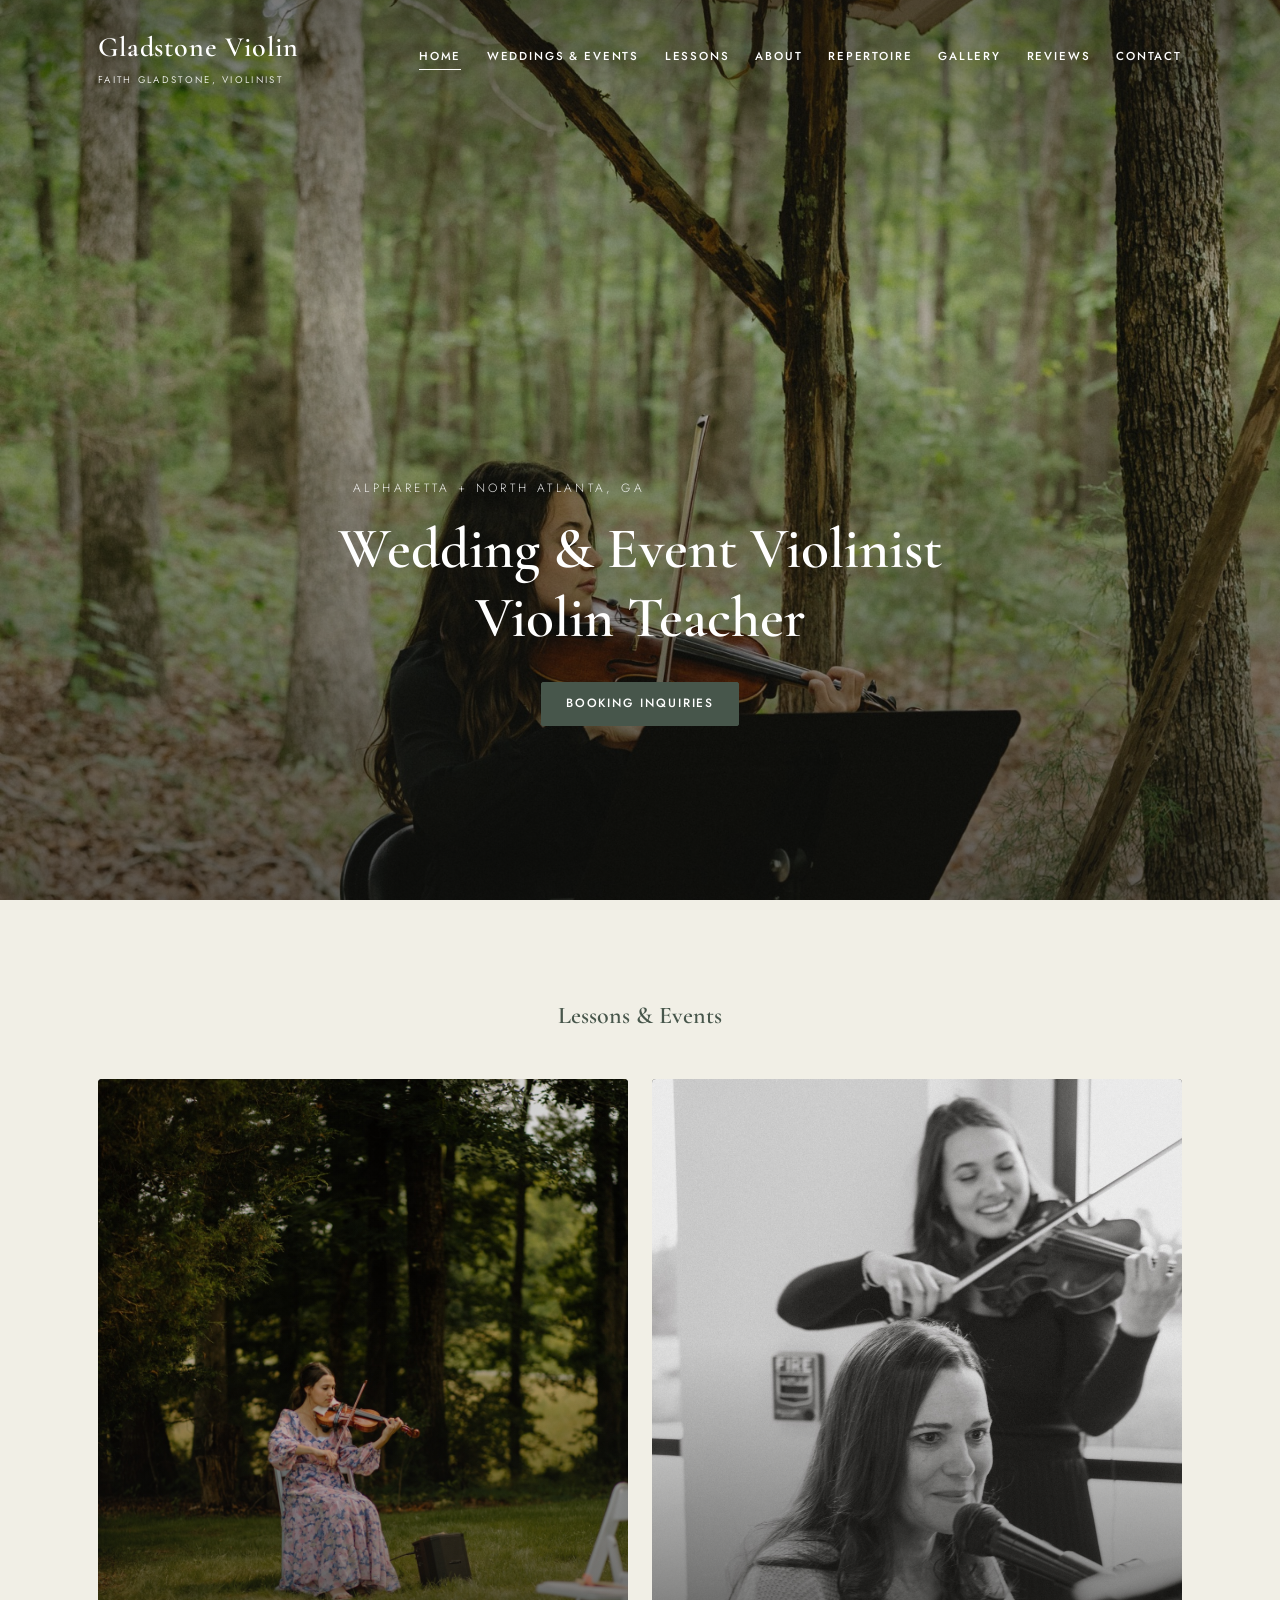
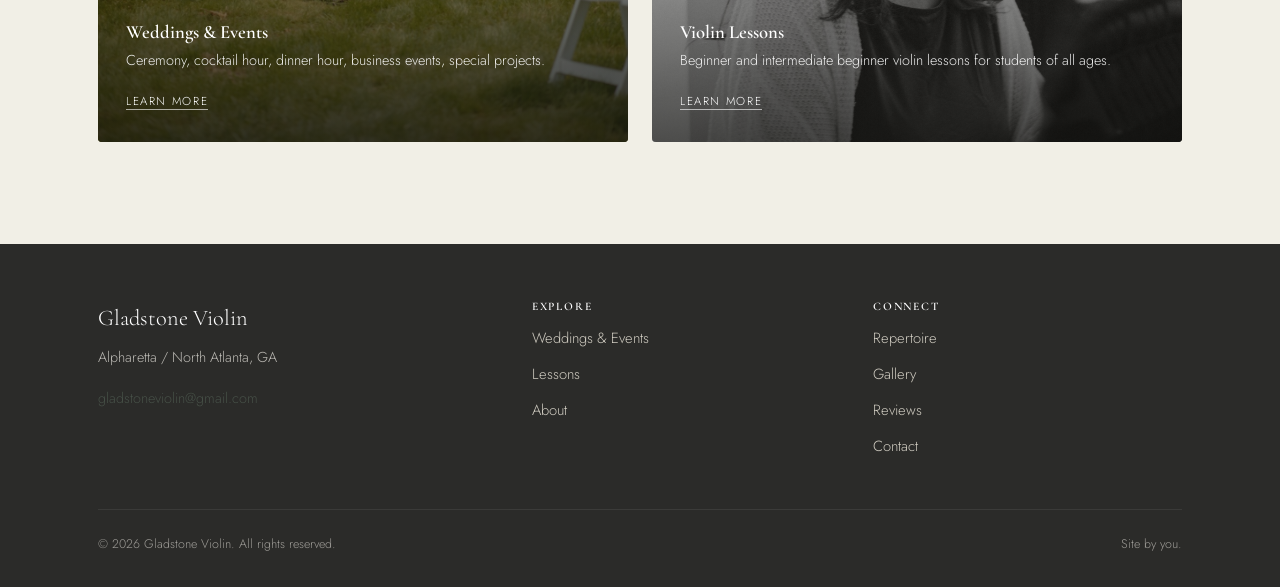
<file: index.html>
<!DOCTYPE html>
<html lang="en">
<head>
<meta charset="UTF-8">
<meta name="viewport" content="width=device-width, initial-scale=1.0">
<title>Gladstone Violin | Faith Gladstone, Violinist — Alpharetta &amp; North Atlanta, GA</title>
<meta name="description" content="Faith Gladstone is a classically trained violinist based in Alpharetta, GA, offering live violin for weddings and events and private violin lessons across North Atlanta.">
<link rel="preconnect" href="https://fonts.googleapis.com">
<link rel="stylesheet" href="css/style.css">
</head>
<body>
<a class="skip-link" href="#main">Skip to content</a>

<header class="site-header">
  <div class="container header-inner">
    <a class="site-brand" href="index.html">Gladstone Violin<span>Faith Gladstone, Violinist</span></a>
    <button class="nav-toggle" aria-label="Toggle menu" aria-expanded="false">
      <svg width="26" height="20" viewBox="0 0 26 20" fill="none" aria-hidden="true">
        <path d="M0 1H26" stroke="currentColor" stroke-width="2"/>
        <path d="M0 10H26" stroke="currentColor" stroke-width="2"/>
        <path d="M0 19H26" stroke="currentColor" stroke-width="2"/>
      </svg>
    </button>
    <nav class="main-nav" aria-label="Primary">
      <ul>
        <li><a href="index.html" aria-current="page">Home</a></li>
        <li><a href="pages/weddings-events.html">Weddings &amp; Events</a></li>
        <li><a href="pages/lessons.html">Lessons</a></li>
        <li><a href="pages/about.html">About</a></li>
        <li><a href="pages/repertoire.html">Repertoire</a></li>
        <li><a href="pages/gallery.html">Gallery</a></li>
        <li><a href="pages/reviews.html">Reviews</a></li>
        <li><a href="pages/contact.html">Contact</a></li>
      </ul>
    </nav>
  </div>
  <div class="nav-scrim"></div>
</header>

<main id="main">

  <section class="hero">
    <div class="hero-media">
      <img src="images/faith-hero.jpg" alt="Faith Gladstone playing violin outdoors beneath a wooden pavilion surrounded by trees">
    </div>
    <div class="container hero-content center">
      <p class="eyebrow">Alpharetta + North Atlanta, GA</p>
      <h1>Wedding &amp; Event Violinist<br>Violin Teacher</h1>
      <div class="btn-row">
        <a class="btn btn-light" href="pages/contact.html">Booking Inquiries</a>
      </div>
    </div>
  </section>

  <section class="section-alt">
    <div class="container">
      <div class="section-intro center">
        <h2>Lessons &amp; Events</h2>
      </div>
      <div class="two-paths">
        <div class="path-card">
          <img src="images/faith-wedding-01.jpg" alt="Faith Gladstone playing violin outdoors at a wedding ceremony">
          <div class="path-card-body">
            <h3>Weddings &amp; Events</h3>
            <p>Ceremony, cocktail hour, dinner hour, business events, special projects.</p>
            <a href="pages/weddings-events.html">Learn more</a>
          </div>
        </div>
        <div class="path-card">
          <img src="images/faith-lessons.jpg" alt="Faith Gladstone smiling while playing violin alongside another musician">
          <div class="path-card-body">
            <h3>Violin Lessons</h3>
            <p>Beginner and intermediate beginner violin lessons for students of all ages.</p>
            <a href="pages/lessons.html">Learn more</a>
          </div>
        </div>
      </div>
    </div>
  </section>

</main>

<footer class="site-footer">
  <div class="container">
    <div class="footer-inner">
      <div>
        <p class="footer-brand">Gladstone Violin</p>
        <p class="footer-location">Alpharetta / North Atlanta, GA</p>
        <p class="footer-location"><a href="mailto:gladstoneviolin@gmail.com">gladstoneviolin@gmail.com</a></p>
      </div>
      <div class="footer-col">
        <h4>Explore</h4>
        <ul>
          <li><a href="pages/weddings-events.html">Weddings &amp; Events</a></li>
          <li><a href="pages/lessons.html">Lessons</a></li>
          <li><a href="pages/about.html">About</a></li>
        </ul>
      </div>
      <div class="footer-col">
        <h4>Connect</h4>
        <ul>
          <li><a href="pages/repertoire.html">Repertoire</a></li>
          <li><a href="pages/gallery.html">Gallery</a></li>
          <li><a href="pages/reviews.html">Reviews</a></li>
          <li><a href="pages/contact.html">Contact</a></li>
        </ul>
      </div>
    </div>
    <div class="footer-bottom">
      <span>&copy; <span id="year"></span> Gladstone Violin. All rights reserved.</span>
      <span>Site by you.</span>
    </div>
  </div>
</footer>

<script src="js/main.js"></script>
<script>document.getElementById('year').textContent = new Date().getFullYear();</script>
</body>
</html>
</file>
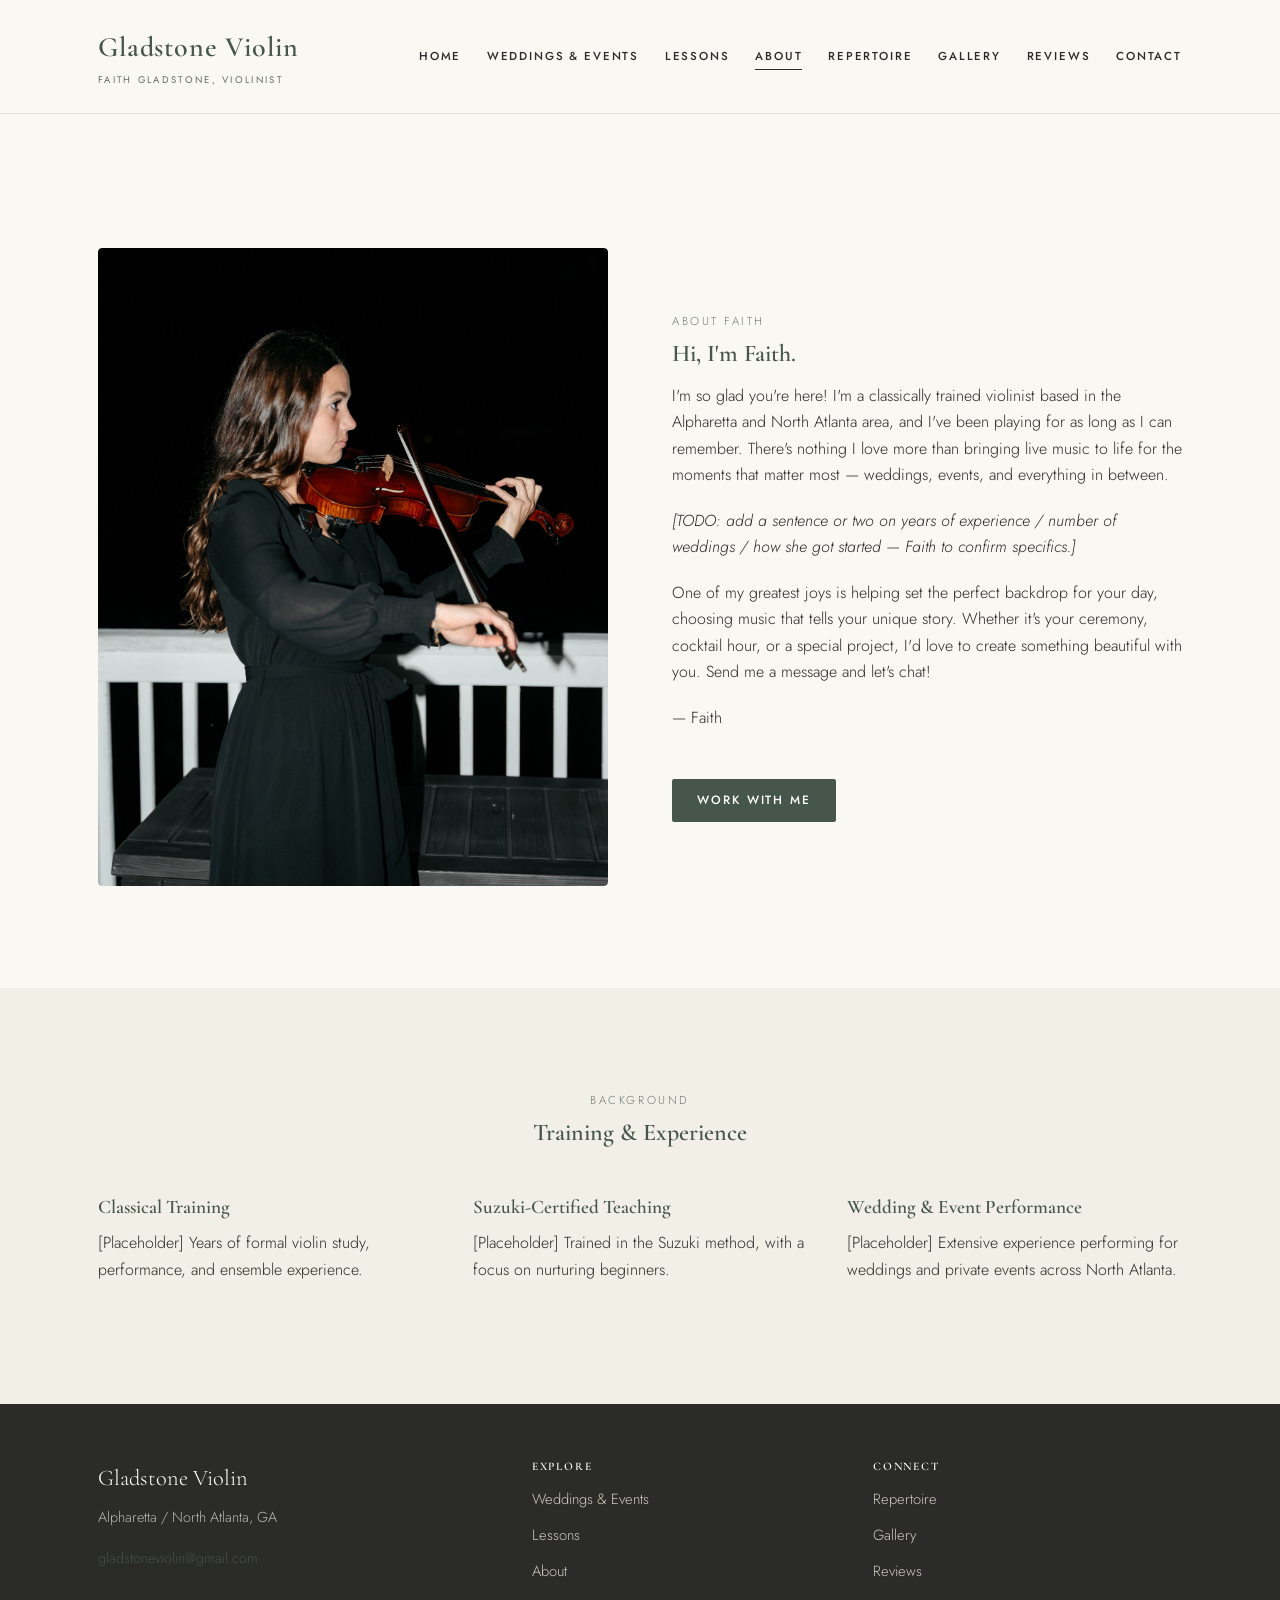
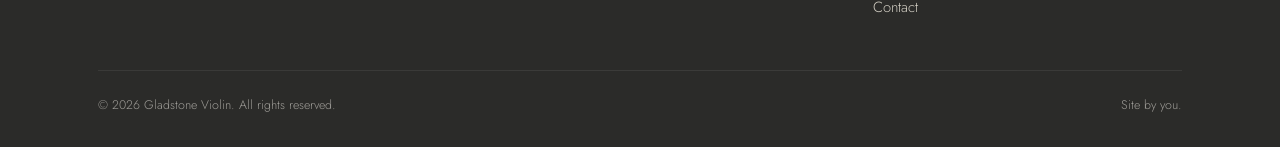
<file: pages/about.html>
<!DOCTYPE html>
<html lang="en">
<head>
<meta charset="UTF-8">
<meta name="viewport" content="width=device-width, initial-scale=1.0">
<title>About | Gladstone Violin</title>
<meta name="description" content="Meet Faith Gladstone, a classically trained violinist based in Alpharetta, GA serving weddings, events, and private students across North Atlanta.">
<link rel="preconnect" href="https://fonts.googleapis.com">
<link rel="stylesheet" href="../css/style.css">
</head>
<body>
<a class="skip-link" href="#main">Skip to content</a>

<header class="site-header is-static">
  <div class="container header-inner">
    <a class="site-brand" href="../index.html">Gladstone Violin<span>Faith Gladstone, Violinist</span></a>
    <button class="nav-toggle" aria-label="Toggle menu" aria-expanded="false">
      <svg width="26" height="20" viewBox="0 0 26 20" fill="none" aria-hidden="true">
        <path d="M0 1H26" stroke="currentColor" stroke-width="2"/>
        <path d="M0 10H26" stroke="currentColor" stroke-width="2"/>
        <path d="M0 19H26" stroke="currentColor" stroke-width="2"/>
      </svg>
    </button>
    <nav class="main-nav" aria-label="Primary">
      <ul>
        <li><a href="../index.html">Home</a></li>
        <li><a href="weddings-events.html">Weddings &amp; Events</a></li>
        <li><a href="lessons.html">Lessons</a></li>
        <li><a href="about.html" aria-current="page">About</a></li>
        <li><a href="repertoire.html">Repertoire</a></li>
        <li><a href="gallery.html">Gallery</a></li>
        <li><a href="reviews.html">Reviews</a></li>
        <li><a href="contact.html">Contact</a></li>
      </ul>
    </nav>
  </div>
  <div class="nav-scrim"></div>
</header>

<main id="main">

  <section>
    <div class="container split" style="padding-top: 2rem;">
      <div class="split-media">
        <div class="ar-4-5">

          <img src="../images/faith-portrait.jpg" alt="Portrait of Faith Gladstone holding her violin in profile">
        </div>
      </div>
      <div class="split-text">
        <span class="eyebrow-label">About Faith</span>
        <h1>Hi, I'm Faith.</h1>
        <p>I'm so glad you're here! I'm a classically trained violinist based in the Alpharetta and North Atlanta area, and I've been playing for as long as I can remember. There's nothing I love more than bringing live music to life for the moments that matter most — weddings, events, and everything in between.</p>
        <p><em>[TODO: add a sentence or two on years of experience / number of weddings / how she got started — Faith to confirm specifics.]</em></p>
        <p>One of my greatest joys is helping set the perfect backdrop for your day, choosing music that tells your unique story. Whether it's your ceremony, cocktail hour, or a special project, I'd love to create something beautiful with you. Send me a message and let's chat!</p>
        <p>— Faith</p>
        <div class="btn-row mt-lg">
          <a class="btn btn-primary" href="contact.html">Work With Me</a>
        </div>
      </div>
    </div>
  </section>

  <section class="section-alt">
    <div class="container">
      <div class="section-intro center">
        <span class="eyebrow-label">Background</span>
        <h2>Training &amp; Experience</h2>
      </div>
      <div class="card-grid">
        <div class="info-card">
          <h3>Classical Training</h3>
          <p>[Placeholder] Years of formal violin study, performance, and ensemble experience.</p>
        </div>
        <div class="info-card">
          <h3>Suzuki-Certified Teaching</h3>
          <p>[Placeholder] Trained in the Suzuki method, with a focus on nurturing beginners.</p>
        </div>
        <div class="info-card">
          <h3>Wedding &amp; Event Performance</h3>
          <p>[Placeholder] Extensive experience performing for weddings and private events across North Atlanta.</p>
        </div>
      </div>
    </div>
  </section>

</main>

<footer class="site-footer">
  <div class="container">
    <div class="footer-inner">
      <div>
        <p class="footer-brand">Gladstone Violin</p>
        <p class="footer-location">Alpharetta / North Atlanta, GA</p>
        <p class="footer-location"><a href="mailto:gladstoneviolin@gmail.com">gladstoneviolin@gmail.com</a></p>
      </div>
      <div class="footer-col">
        <h4>Explore</h4>
        <ul>
          <li><a href="weddings-events.html">Weddings &amp; Events</a></li>
          <li><a href="lessons.html">Lessons</a></li>
          <li><a href="about.html">About</a></li>
        </ul>
      </div>
      <div class="footer-col">
        <h4>Connect</h4>
        <ul>
          <li><a href="repertoire.html">Repertoire</a></li>
          <li><a href="gallery.html">Gallery</a></li>
          <li><a href="reviews.html">Reviews</a></li>
          <li><a href="contact.html">Contact</a></li>
        </ul>
      </div>
    </div>
    <div class="footer-bottom">
      <span>&copy; <span id="year"></span> Gladstone Violin. All rights reserved.</span>
      <span>Site by you.</span>
    </div>
  </div>
</footer>

<script src="../js/main.js"></script>
<script>document.getElementById('year').textContent = new Date().getFullYear();</script>
</body>
</html>
</file>
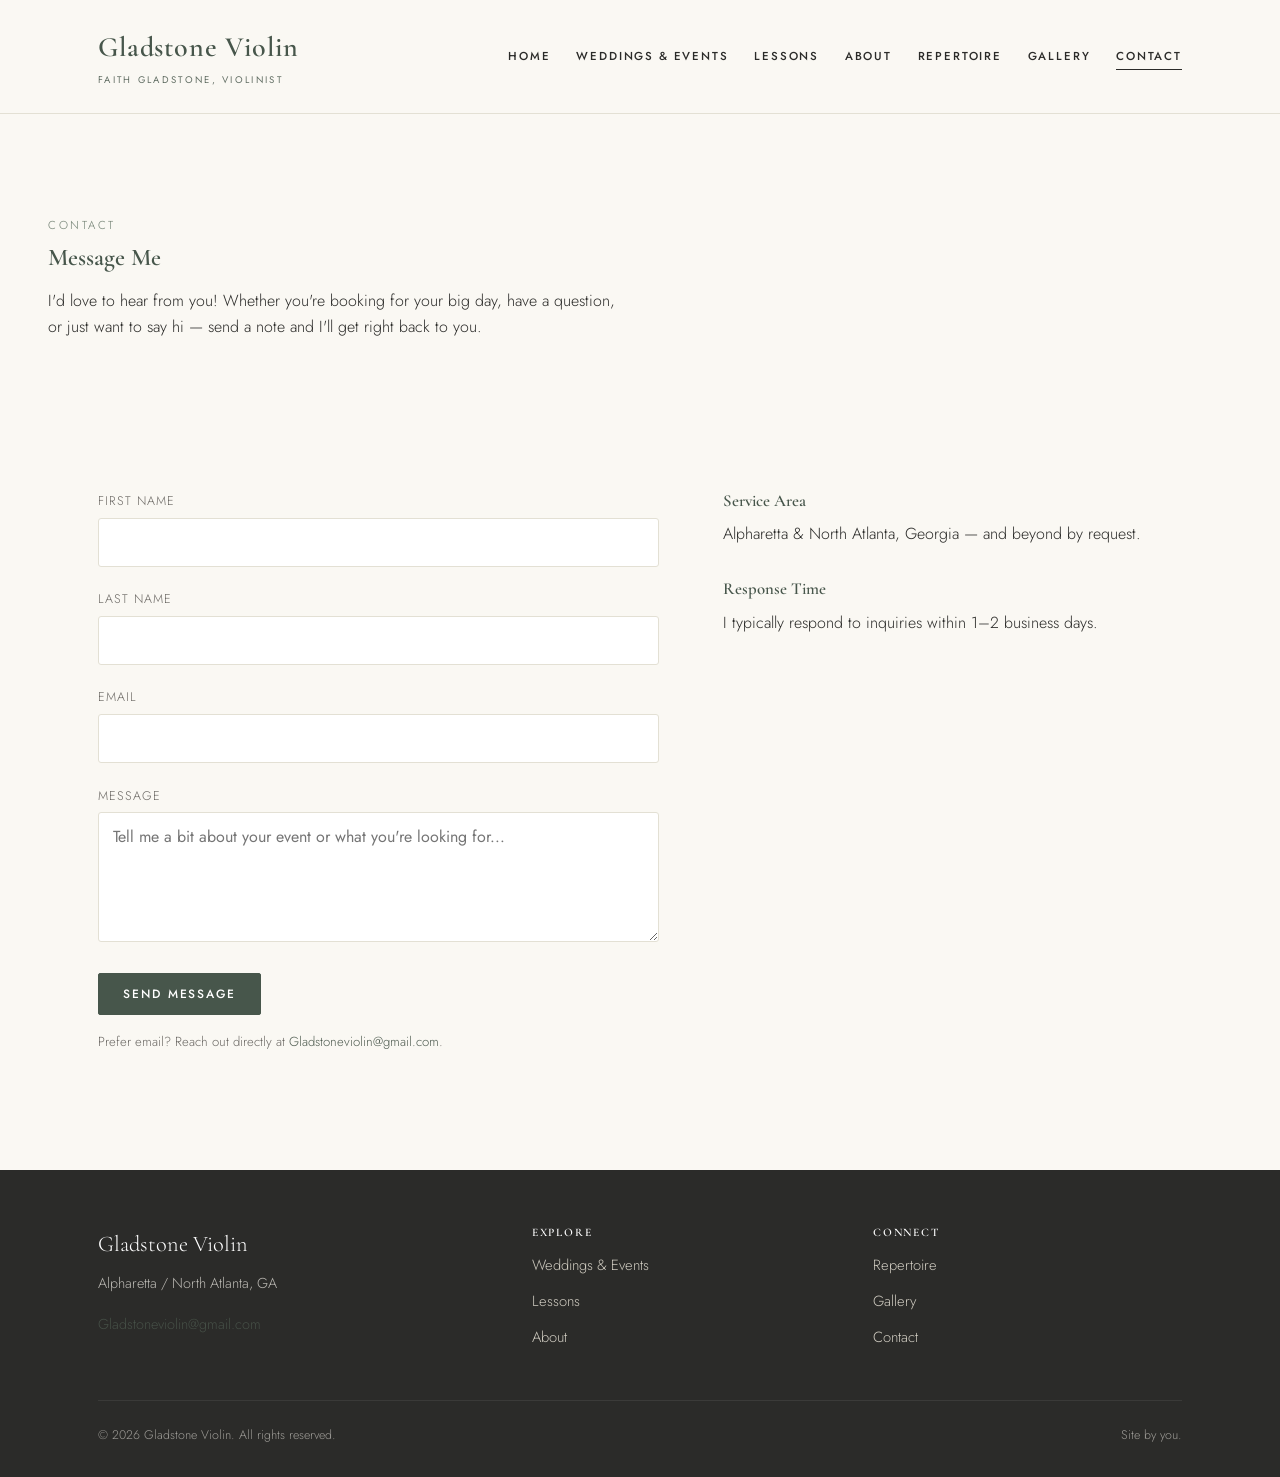
<file: pages/contact.html>
<!DOCTYPE html>
<html lang="en">
<head>
<meta charset="UTF-8">
<meta name="viewport" content="width=device-width, initial-scale=1.0">
<title>Contact | Gladstone Violin</title>
<meta name="description" content="Get in touch with Faith Gladstone for wedding and event bookings or violin lesson inquiries in Alpharetta and North Atlanta, Georgia.">
<link rel="preconnect" href="https://fonts.googleapis.com">
<link rel="stylesheet" href="../css/style.css">
</head>
<body>
<a class="skip-link" href="#main">Skip to content</a>

<header class="site-header is-static">
  <div class="container header-inner">
    <a class="site-brand" href="../index.html">Gladstone Violin<span>Faith Gladstone, Violinist</span></a>
    <button class="nav-toggle" aria-label="Toggle menu" aria-expanded="false">
      <svg width="26" height="20" viewBox="0 0 26 20" fill="none" aria-hidden="true">
        <path d="M0 1H26" stroke="currentColor" stroke-width="2"/>
        <path d="M0 10H26" stroke="currentColor" stroke-width="2"/>
        <path d="M0 19H26" stroke="currentColor" stroke-width="2"/>
      </svg>
    </button>
    <nav class="main-nav" aria-label="Primary">
      <ul>
        <li><a href="../index.html">Home</a></li>
        <li><a href="weddings-events.html">Weddings &amp; Events</a></li>
        <li><a href="lessons.html">Lessons</a></li>
        <li><a href="about.html">About</a></li>
        <li><a href="repertoire.html">Repertoire</a></li>
        <li><a href="gallery.html">Gallery</a></li>
        <li><a href="contact.html" aria-current="page">Contact</a></li>
      </ul>
    </nav>
  </div>
  <div class="nav-scrim"></div>
</header>

<main id="main">

  <section style="padding-bottom: 0;">
    <div class="container section-intro">
      <span class="eyebrow-label">Contact</span>
      <h1>Message Me</h1>
      <p>I'd love to hear from you! Whether you're booking for your big day, have a question, or just want to say hi — send a note and I'll get right back to you.</p>
    </div>
  </section>

  <section>
    <div class="container contact-layout">
      <div class="contact-form">
        <!--
          TODO: This form is Formspree-ready. Replace YOUR_FORM_ID below with
          your actual Formspree endpoint (https://formspree.io) to receive
          submissions by email, or swap the action/method for a mailto: link.
        -->
        <form action="https://formspree.io/f/YOUR_FORM_ID" method="POST">
          <div class="form-field">
            <label for="first-name">First Name</label>
            <input type="text" id="first-name" name="first-name" required autocomplete="given-name">
          </div>
          <div class="form-field">
            <label for="last-name">Last Name</label>
            <input type="text" id="last-name" name="last-name" required autocomplete="family-name">
          </div>
          <div class="form-field">
            <label for="email">Email</label>
            <input type="email" id="email" name="email" required autocomplete="email">
          </div>
          <div class="form-field">
            <label for="message">Message</label>
            <textarea id="message" name="message" required placeholder="Tell me a bit about your event or what you're looking for..."></textarea>
          </div>
          <button class="btn btn-primary" type="submit">Send Message</button>
          <p class="form-note">Prefer email? Reach out directly at <a href="mailto:Gladstoneviolin@gmail.com">Gladstoneviolin@gmail.com</a>. <!-- TODO: confirm exact address --></p>
        </form>
      </div>

      <aside class="contact-aside">
        <div class="info-card">
          <h3>Service Area</h3>
          <p>Alpharetta &amp; North Atlanta, Georgia — and beyond by request.</p>
        </div>
        <div class="info-card">
          <h3>Response Time</h3>
          <p>I typically respond to inquiries within 1–2 business days.</p>
        </div>
      </aside>
    </div>
  </section>

</main>

<footer class="site-footer">
  <div class="container">
    <div class="footer-inner">
      <div>
        <p class="footer-brand">Gladstone Violin</p>
        <p class="footer-location">Alpharetta / North Atlanta, GA</p>
        <p class="footer-location"><a href="mailto:Gladstoneviolin@gmail.com">Gladstoneviolin@gmail.com</a></p>
      </div>
      <div class="footer-col">
        <h4>Explore</h4>
        <ul>
          <li><a href="weddings-events.html">Weddings &amp; Events</a></li>
          <li><a href="lessons.html">Lessons</a></li>
          <li><a href="about.html">About</a></li>
        </ul>
      </div>
      <div class="footer-col">
        <h4>Connect</h4>
        <ul>
          <li><a href="repertoire.html">Repertoire</a></li>
          <li><a href="gallery.html">Gallery</a></li>
          <li><a href="contact.html">Contact</a></li>
        </ul>
      </div>
    </div>
    <div class="footer-bottom">
      <span>&copy; <span id="year"></span> Gladstone Violin. All rights reserved.</span>
      <span>Site by you.</span>
    </div>
  </div>
</footer>

<script src="../js/main.js"></script>
<script>document.getElementById('year').textContent = new Date().getFullYear();</script>
</body>
</html>
</file>
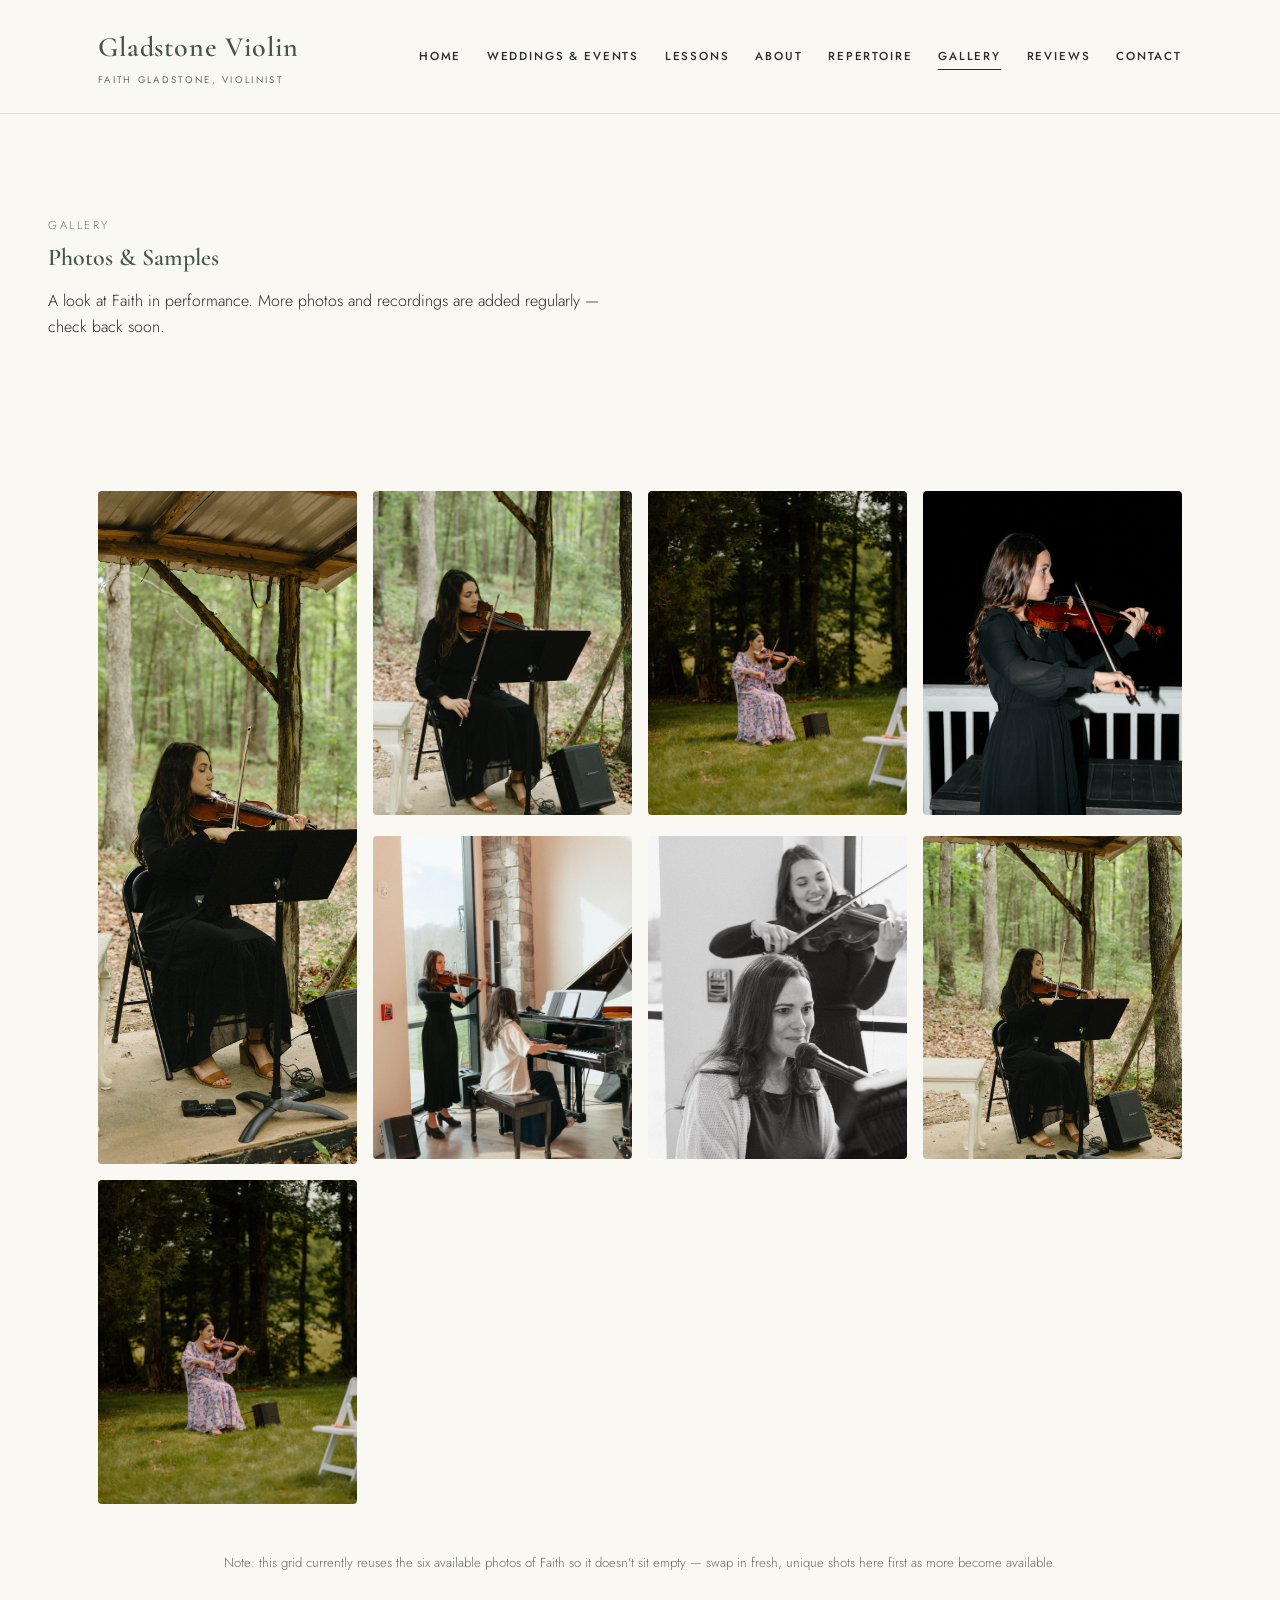
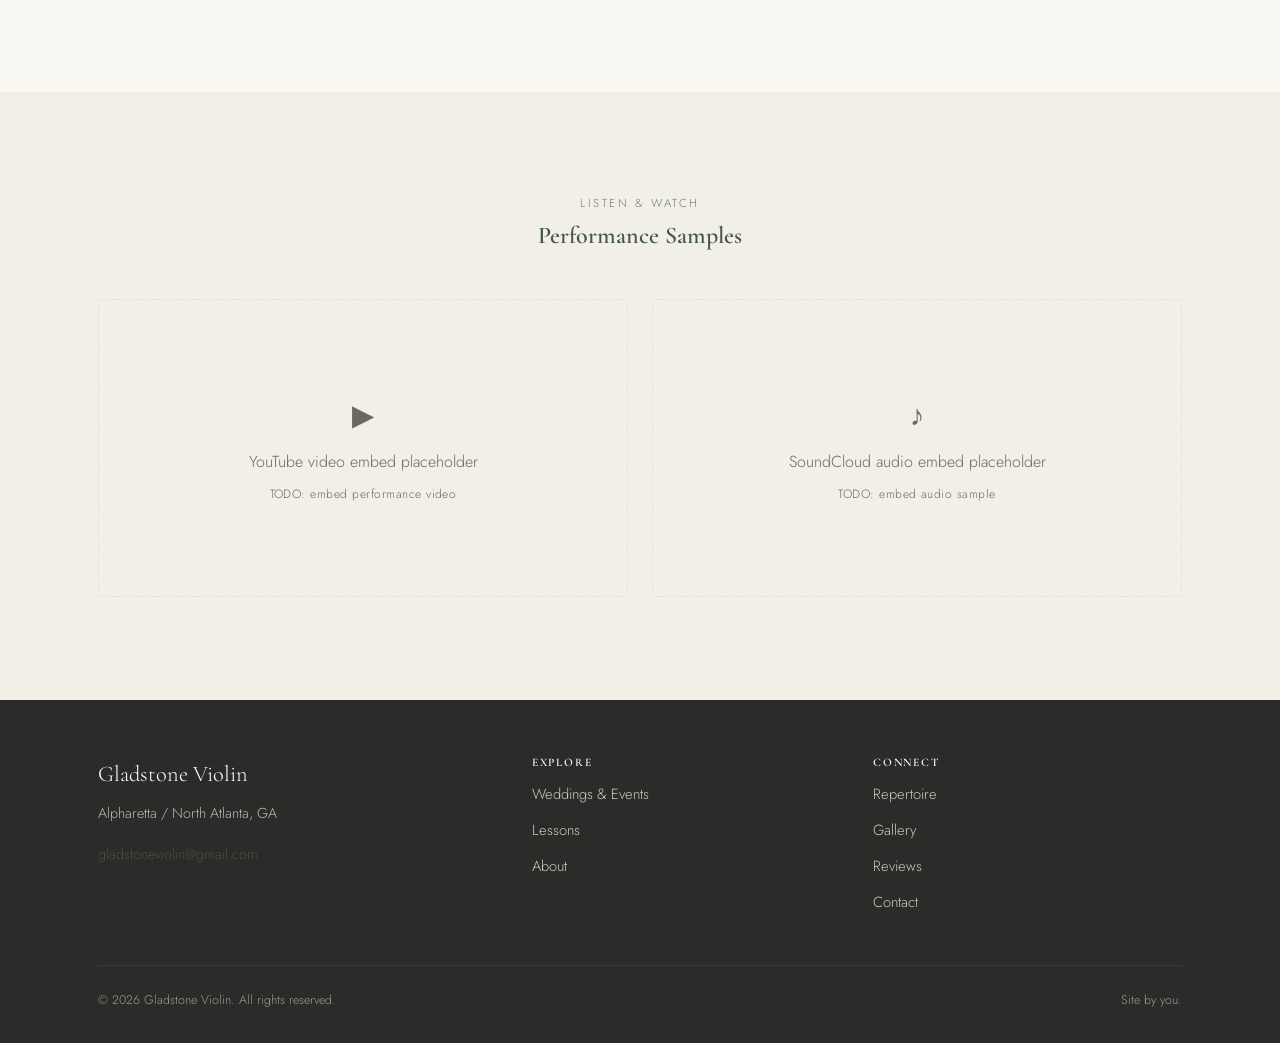
<file: pages/gallery.html>
<!DOCTYPE html>
<html lang="en">
<head>
<meta charset="UTF-8">
<meta name="viewport" content="width=device-width, initial-scale=1.0">
<title>Gallery | Gladstone Violin</title>
<meta name="description" content="Photos and performance samples of Faith Gladstone, violinist serving Alpharetta and North Atlanta, Georgia.">
<link rel="preconnect" href="https://fonts.googleapis.com">
<link rel="stylesheet" href="../css/style.css">
</head>
<body>
<a class="skip-link" href="#main">Skip to content</a>

<header class="site-header is-static">
  <div class="container header-inner">
    <a class="site-brand" href="../index.html">Gladstone Violin<span>Faith Gladstone, Violinist</span></a>
    <button class="nav-toggle" aria-label="Toggle menu" aria-expanded="false">
      <svg width="26" height="20" viewBox="0 0 26 20" fill="none" aria-hidden="true">
        <path d="M0 1H26" stroke="currentColor" stroke-width="2"/>
        <path d="M0 10H26" stroke="currentColor" stroke-width="2"/>
        <path d="M0 19H26" stroke="currentColor" stroke-width="2"/>
      </svg>
    </button>
    <nav class="main-nav" aria-label="Primary">
      <ul>
        <li><a href="../index.html">Home</a></li>
        <li><a href="weddings-events.html">Weddings &amp; Events</a></li>
        <li><a href="lessons.html">Lessons</a></li>
        <li><a href="about.html">About</a></li>
        <li><a href="repertoire.html">Repertoire</a></li>
        <li><a href="gallery.html" aria-current="page">Gallery</a></li>
        <li><a href="reviews.html">Reviews</a></li>
        <li><a href="contact.html">Contact</a></li>
      </ul>
    </nav>
  </div>
  <div class="nav-scrim"></div>
</header>

<main id="main">

  <section style="padding-bottom: 0;">
    <div class="container section-intro">
      <span class="eyebrow-label">Gallery</span>
      <h1>Photos &amp; Samples</h1>
      <p>A look at Faith in performance. More photos and recordings are added regularly — check back soon.</p>
    </div>
  </section>

  <section>
    <div class="container">
      <div class="gallery-grid">
        <div class="g-item tall">
          <img src="../images/faith-hero.jpg" alt="Faith Gladstone playing violin outdoors beneath a wooden pavilion">
        </div>
        <div class="g-item">
          <img src="../images/faith-home-secondary.jpg" alt="Faith Gladstone performing violin outdoors near the woods">
        </div>
        <div class="g-item">
          <img src="../images/faith-wedding-01.jpg" alt="Faith Gladstone playing violin at an outdoor wedding ceremony">
        </div>
        <div class="g-item">
          <img src="../images/faith-portrait.jpg" alt="Portrait of Faith Gladstone with her violin at night">
        </div>
        <div class="g-item">
          <img src="../images/faith-wedding-02.jpg" alt="Faith Gladstone performing violin beside a grand piano at an elegant venue">
        </div>
        <div class="g-item">
          <img src="../images/faith-lessons.jpg" alt="Faith Gladstone smiling while playing violin alongside another musician">
        </div>
        <div class="g-item">

          <img src="../images/faith-hero.jpg" alt="Faith Gladstone playing violin outdoors beneath a wooden pavilion, alternate crop">
        </div>
        <div class="g-item">

          <img src="../images/faith-wedding-01.jpg" alt="Faith Gladstone playing violin outdoors, alternate crop">
        </div>
      </div>
      <p class="form-note text-center mt-lg">Note: this grid currently reuses the six available photos of Faith so it doesn't sit empty — swap in fresh, unique shots here first as more become available.</p>
    </div>
  </section>

  <section class="section-alt">
    <div class="container">
      <div class="section-intro center">
        <span class="eyebrow-label">Listen &amp; Watch</span>
        <h2>Performance Samples</h2>
      </div>
      <div class="media-embed-row">
        <div class="media-embed">
          <span class="embed-icon">▶</span>
          <p style="margin:0;">YouTube video embed placeholder</p>
          <small>TODO: embed performance video</small>
        </div>
        <div class="media-embed">
          <span class="embed-icon">♪</span>
          <p style="margin:0;">SoundCloud audio embed placeholder</p>
          <small>TODO: embed audio sample</small>
        </div>
      </div>
    </div>
  </section>

</main>

<footer class="site-footer">
  <div class="container">
    <div class="footer-inner">
      <div>
        <p class="footer-brand">Gladstone Violin</p>
        <p class="footer-location">Alpharetta / North Atlanta, GA</p>
        <p class="footer-location"><a href="mailto:gladstoneviolin@gmail.com">gladstoneviolin@gmail.com</a></p>
      </div>
      <div class="footer-col">
        <h4>Explore</h4>
        <ul>
          <li><a href="weddings-events.html">Weddings &amp; Events</a></li>
          <li><a href="lessons.html">Lessons</a></li>
          <li><a href="about.html">About</a></li>
        </ul>
      </div>
      <div class="footer-col">
        <h4>Connect</h4>
        <ul>
          <li><a href="repertoire.html">Repertoire</a></li>
          <li><a href="gallery.html">Gallery</a></li>
          <li><a href="reviews.html">Reviews</a></li>
          <li><a href="contact.html">Contact</a></li>
        </ul>
      </div>
    </div>
    <div class="footer-bottom">
      <span>&copy; <span id="year"></span> Gladstone Violin. All rights reserved.</span>
      <span>Site by you.</span>
    </div>
  </div>
</footer>

<script src="../js/main.js"></script>
<script>document.getElementById('year').textContent = new Date().getFullYear();</script>
</body>
</html>
</file>
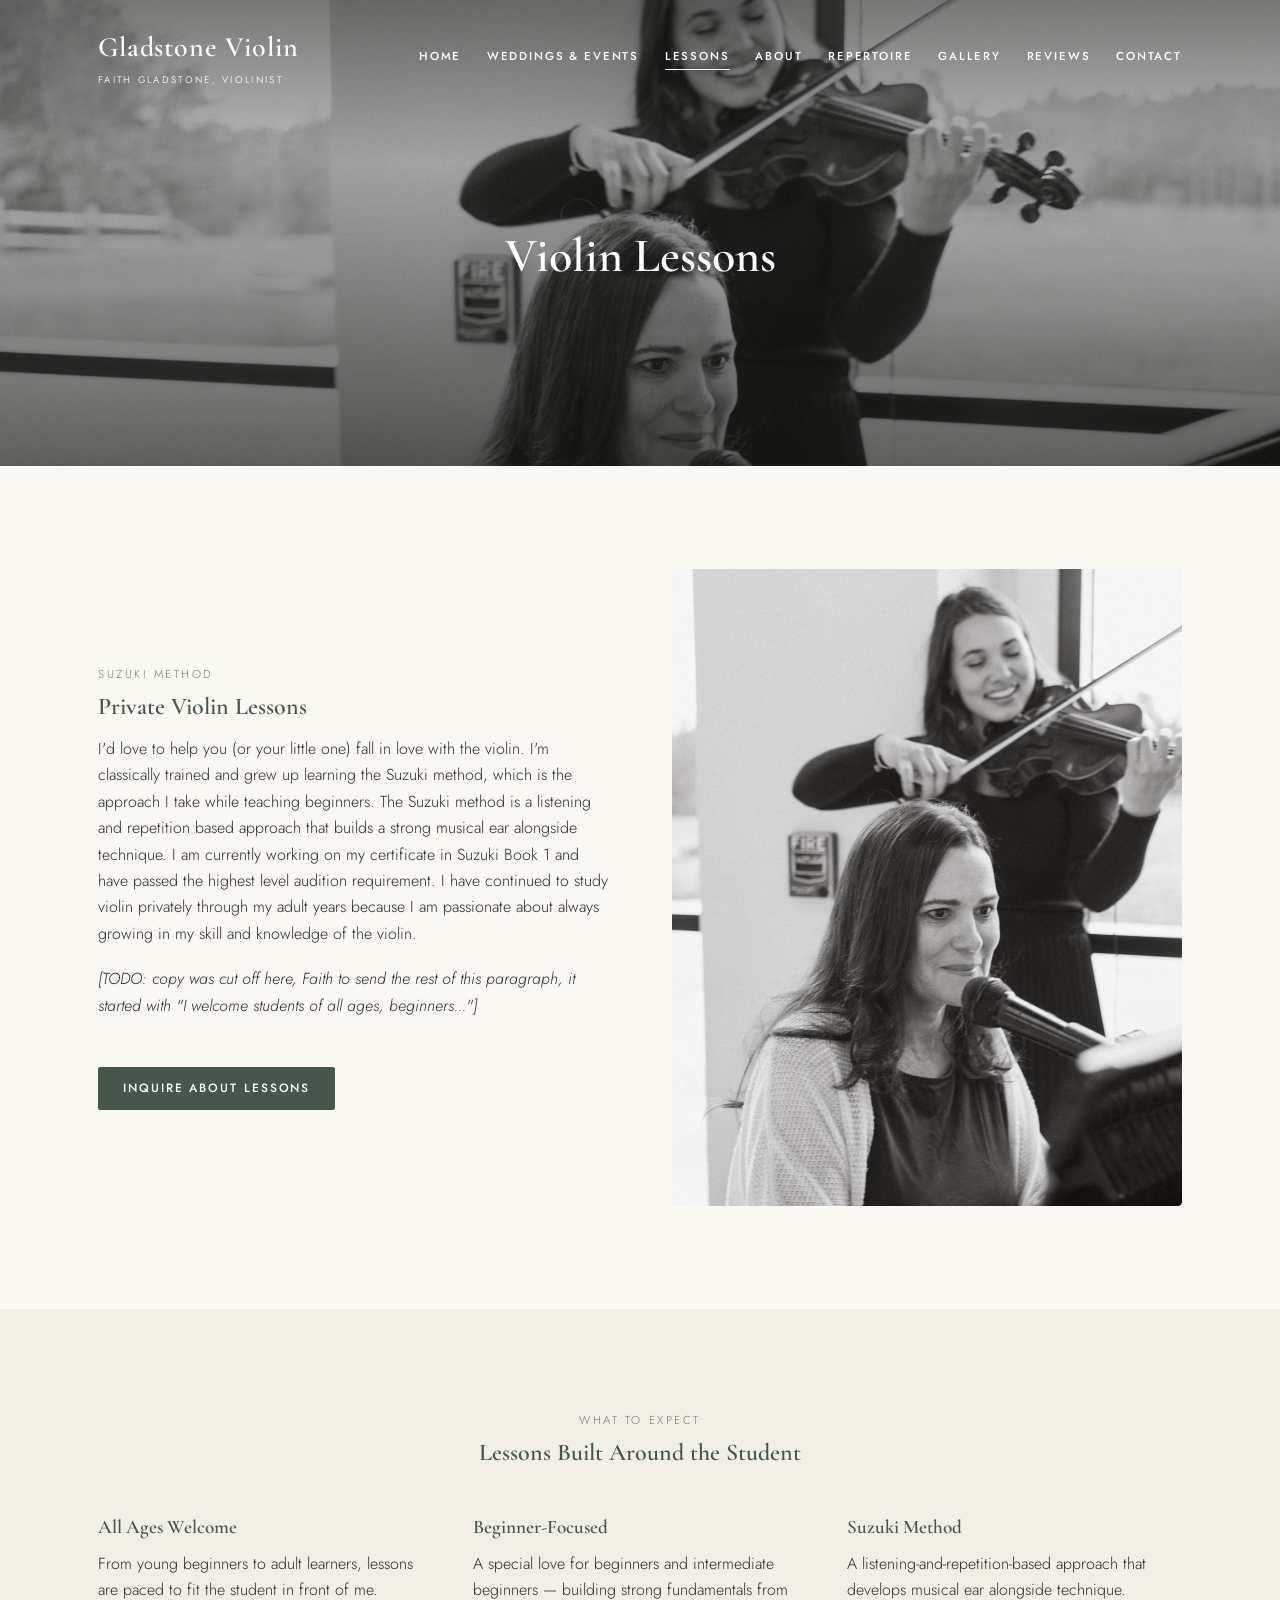
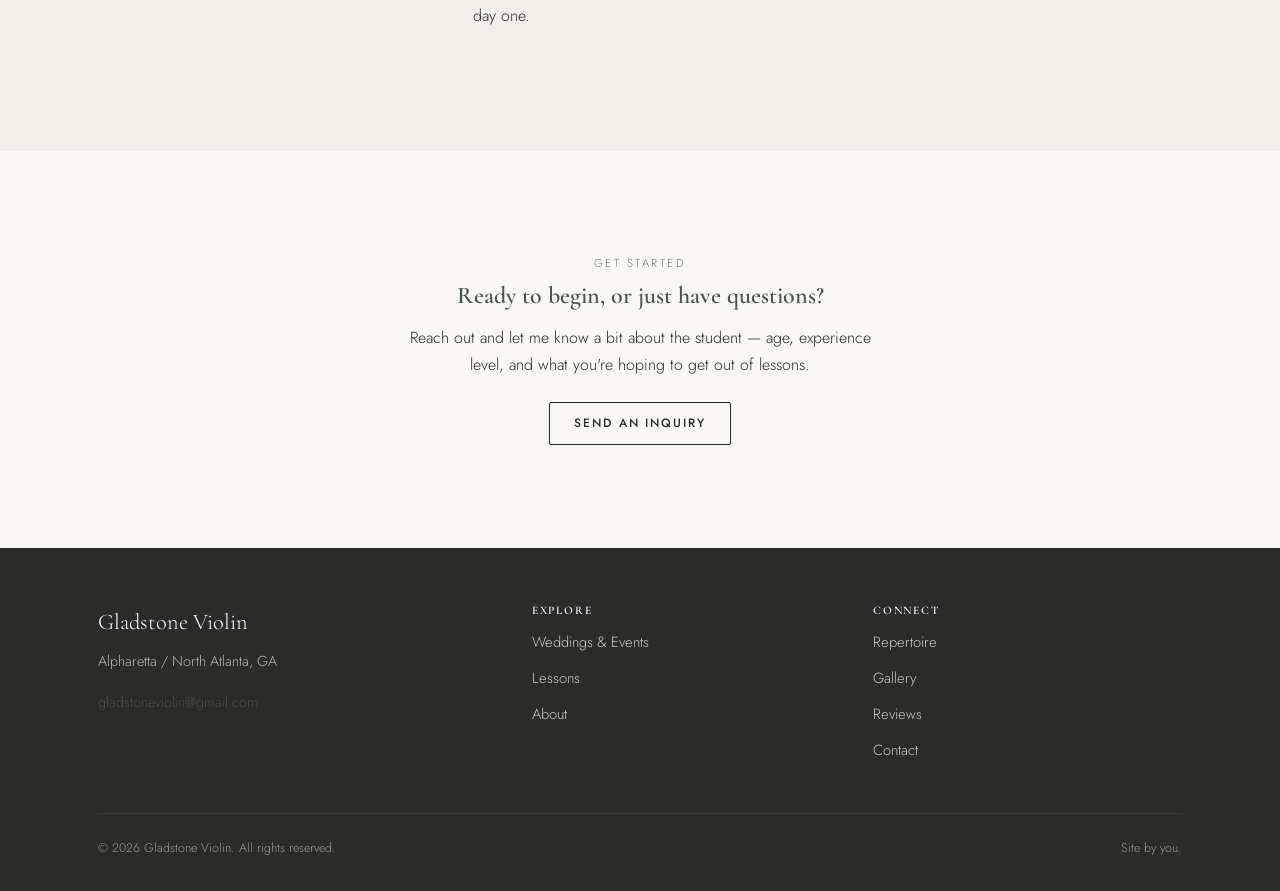
<file: pages/lessons.html>
<!DOCTYPE html>
<html lang="en">
<head>
<meta charset="UTF-8">
<meta name="viewport" content="width=device-width, initial-scale=1.0">
<title>Violin Lessons | Gladstone Violin</title>
<meta name="description" content="Private violin lessons in Alpharetta and North Atlanta, GA. Classically trained instruction using the Suzuki method for students of all ages.">
<link rel="preconnect" href="https://fonts.googleapis.com">
<link rel="stylesheet" href="../css/style.css">
</head>
<body>
<a class="skip-link" href="#main">Skip to content</a>

<header class="site-header">
  <div class="container header-inner">
    <a class="site-brand" href="../index.html">Gladstone Violin<span>Faith Gladstone, Violinist</span></a>
    <button class="nav-toggle" aria-label="Toggle menu" aria-expanded="false">
      <svg width="26" height="20" viewBox="0 0 26 20" fill="none" aria-hidden="true">
        <path d="M0 1H26" stroke="currentColor" stroke-width="2"/>
        <path d="M0 10H26" stroke="currentColor" stroke-width="2"/>
        <path d="M0 19H26" stroke="currentColor" stroke-width="2"/>
      </svg>
    </button>
    <nav class="main-nav" aria-label="Primary">
      <ul>
        <li><a href="../index.html">Home</a></li>
        <li><a href="weddings-events.html">Weddings &amp; Events</a></li>
        <li><a href="lessons.html" aria-current="page">Lessons</a></li>
        <li><a href="about.html">About</a></li>
        <li><a href="repertoire.html">Repertoire</a></li>
        <li><a href="gallery.html">Gallery</a></li>
        <li><a href="reviews.html">Reviews</a></li>
        <li><a href="contact.html">Contact</a></li>
      </ul>
    </nav>
  </div>
  <div class="nav-scrim"></div>
</header>

<main id="main">

  <section class="page-hero">
    <div class="hero-media">
      <img src="../images/faith-lessons.jpg" alt="Faith Gladstone smiling while playing violin alongside another musician">
    </div>
    <div class="container hero-content">
      <h1>Violin Lessons</h1>
    </div>
  </section>

  <section>
    <div class="container split reverse">
      <div class="split-text">
        <span class="eyebrow-label">Suzuki Method</span>
        <h2>Private Violin Lessons</h2>
        <p>I'd love to help you (or your little one) fall in love with the violin. I'm classically trained and grew up learning the Suzuki method, which is the approach I take while teaching beginners. The Suzuki method is a listening and repetition based approach that builds a strong musical ear alongside technique. I am currently working on my certificate in Suzuki Book 1 and have passed the highest level audition requirement. I have continued to study violin privately through my adult years because I am passionate about always growing in my skill and knowledge of the violin.</p>
        <p><em>[TODO: copy was cut off here, Faith to send the rest of this paragraph, it started with "I welcome students of all ages, beginners..."]</em></p>
        <div class="btn-row mt-lg">
          <a class="btn btn-primary" href="contact.html">Inquire About Lessons</a>
        </div>
      </div>
      <div class="split-media">
        <div class="ar-4-5">

          <img src="../images/faith-lessons.jpg" alt="Faith Gladstone holding her violin, smiling warmly">
        </div>
      </div>
    </div>
  </section>

  <section class="section-alt">
    <div class="container">
      <div class="section-intro center">
        <span class="eyebrow-label">What to Expect</span>
        <h2>Lessons Built Around the Student</h2>
      </div>
      <div class="card-grid">
        <div class="info-card">
          <h3>All Ages Welcome</h3>
          <p>From young beginners to adult learners, lessons are paced to fit the student in front of me.</p>
        </div>
        <div class="info-card">
          <h3>Beginner-Focused</h3>
          <p>A special love for beginners and intermediate beginners — building strong fundamentals from day one.</p>
        </div>
        <div class="info-card">
          <h3>Suzuki Method</h3>
          <p>A listening-and-repetition-based approach that develops musical ear alongside technique.</p>
        </div>
      </div>
    </div>
  </section>

  <section>
    <div class="container text-center">
      <span class="eyebrow-label">Get Started</span>
      <h2>Ready to begin, or just have questions?</h2>
      <p style="max-width:52ch; margin: 0 auto 1.5em;">Reach out and let me know a bit about the student — age, experience level, and what you're hoping to get out of lessons.</p>
      <div class="btn-row" style="justify-content:center;">
        <a class="btn btn-outline" href="contact.html">Send an Inquiry</a>
      </div>
    </div>
  </section>

</main>

<footer class="site-footer">
  <div class="container">
    <div class="footer-inner">
      <div>
        <p class="footer-brand">Gladstone Violin</p>
        <p class="footer-location">Alpharetta / North Atlanta, GA</p>
        <p class="footer-location"><a href="mailto:gladstoneviolin@gmail.com">gladstoneviolin@gmail.com</a></p>
      </div>
      <div class="footer-col">
        <h4>Explore</h4>
        <ul>
          <li><a href="weddings-events.html">Weddings &amp; Events</a></li>
          <li><a href="lessons.html">Lessons</a></li>
          <li><a href="about.html">About</a></li>
        </ul>
      </div>
      <div class="footer-col">
        <h4>Connect</h4>
        <ul>
          <li><a href="repertoire.html">Repertoire</a></li>
          <li><a href="gallery.html">Gallery</a></li>
          <li><a href="reviews.html">Reviews</a></li>
          <li><a href="contact.html">Contact</a></li>
        </ul>
      </div>
    </div>
    <div class="footer-bottom">
      <span>&copy; <span id="year"></span> Gladstone Violin. All rights reserved.</span>
      <span>Site by you.</span>
    </div>
  </div>
</footer>

<script src="../js/main.js"></script>
<script>document.getElementById('year').textContent = new Date().getFullYear();</script>
</body>
</html>
</file>
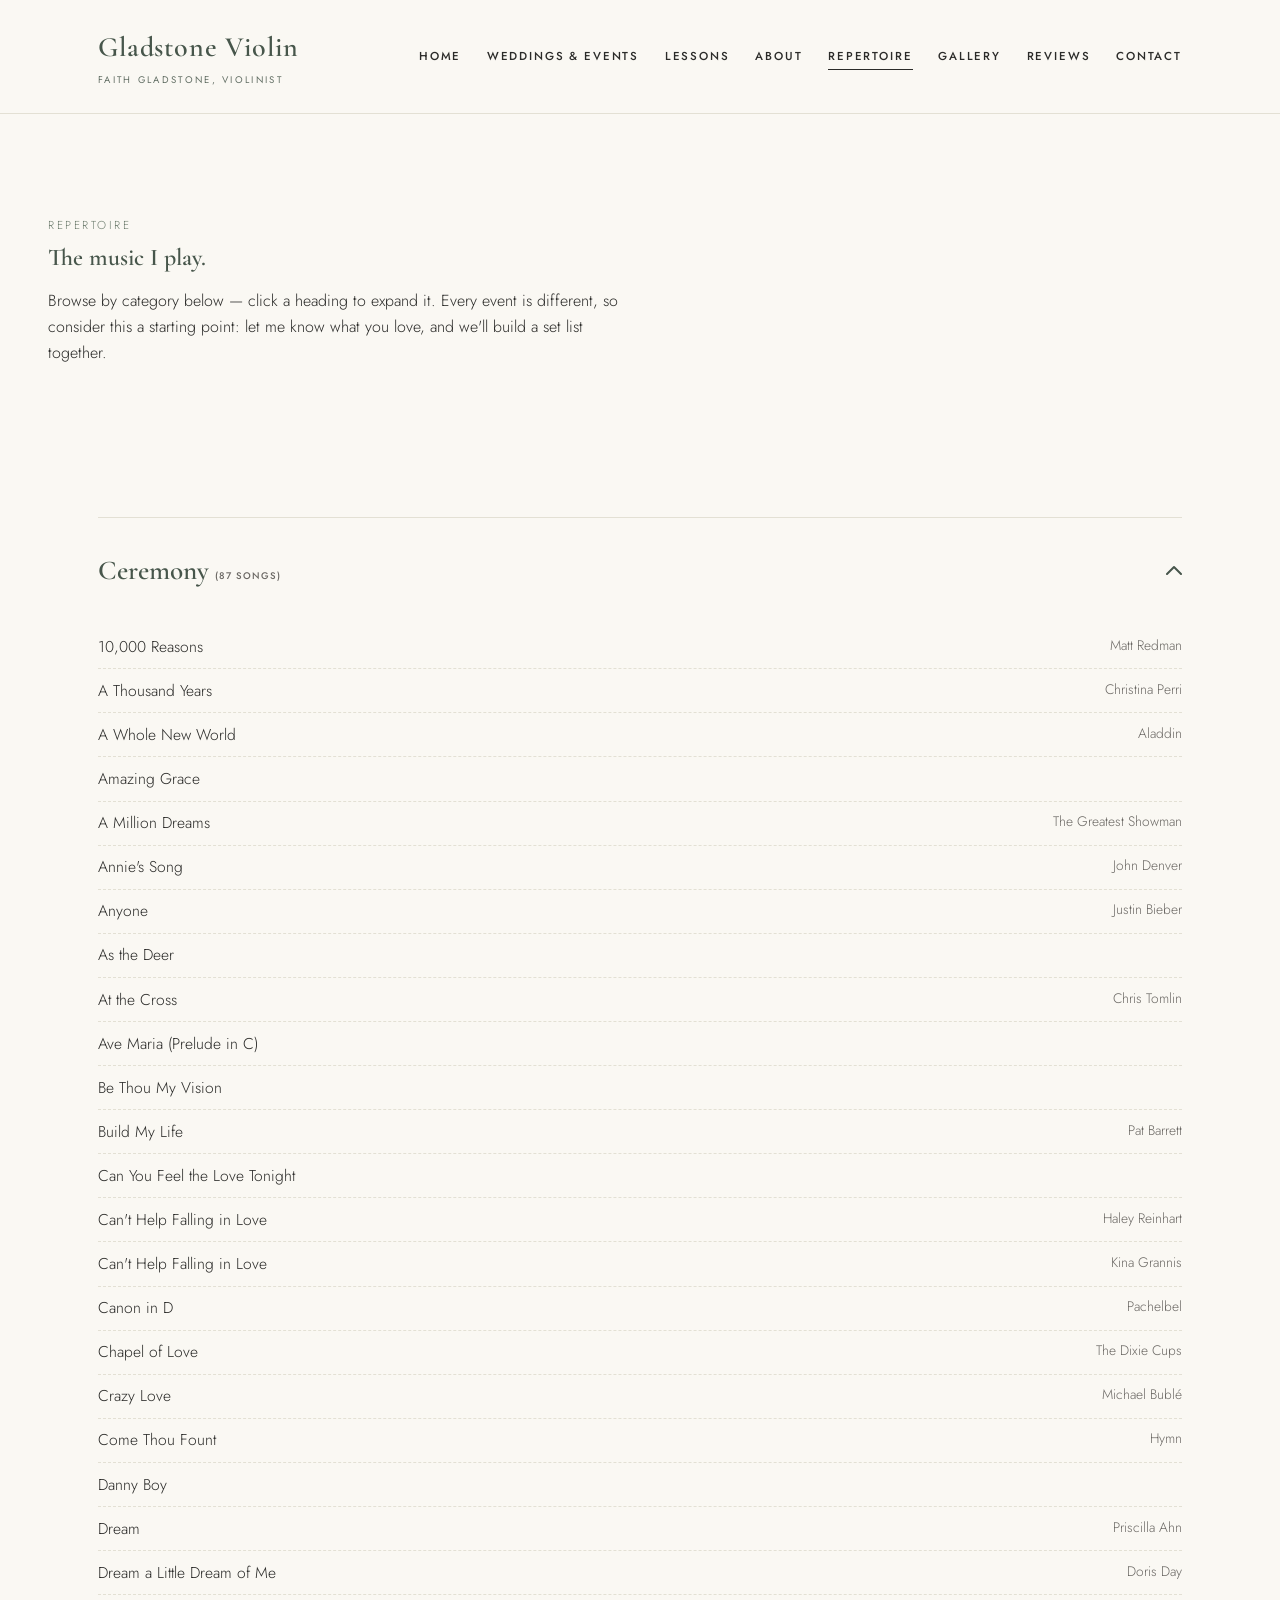
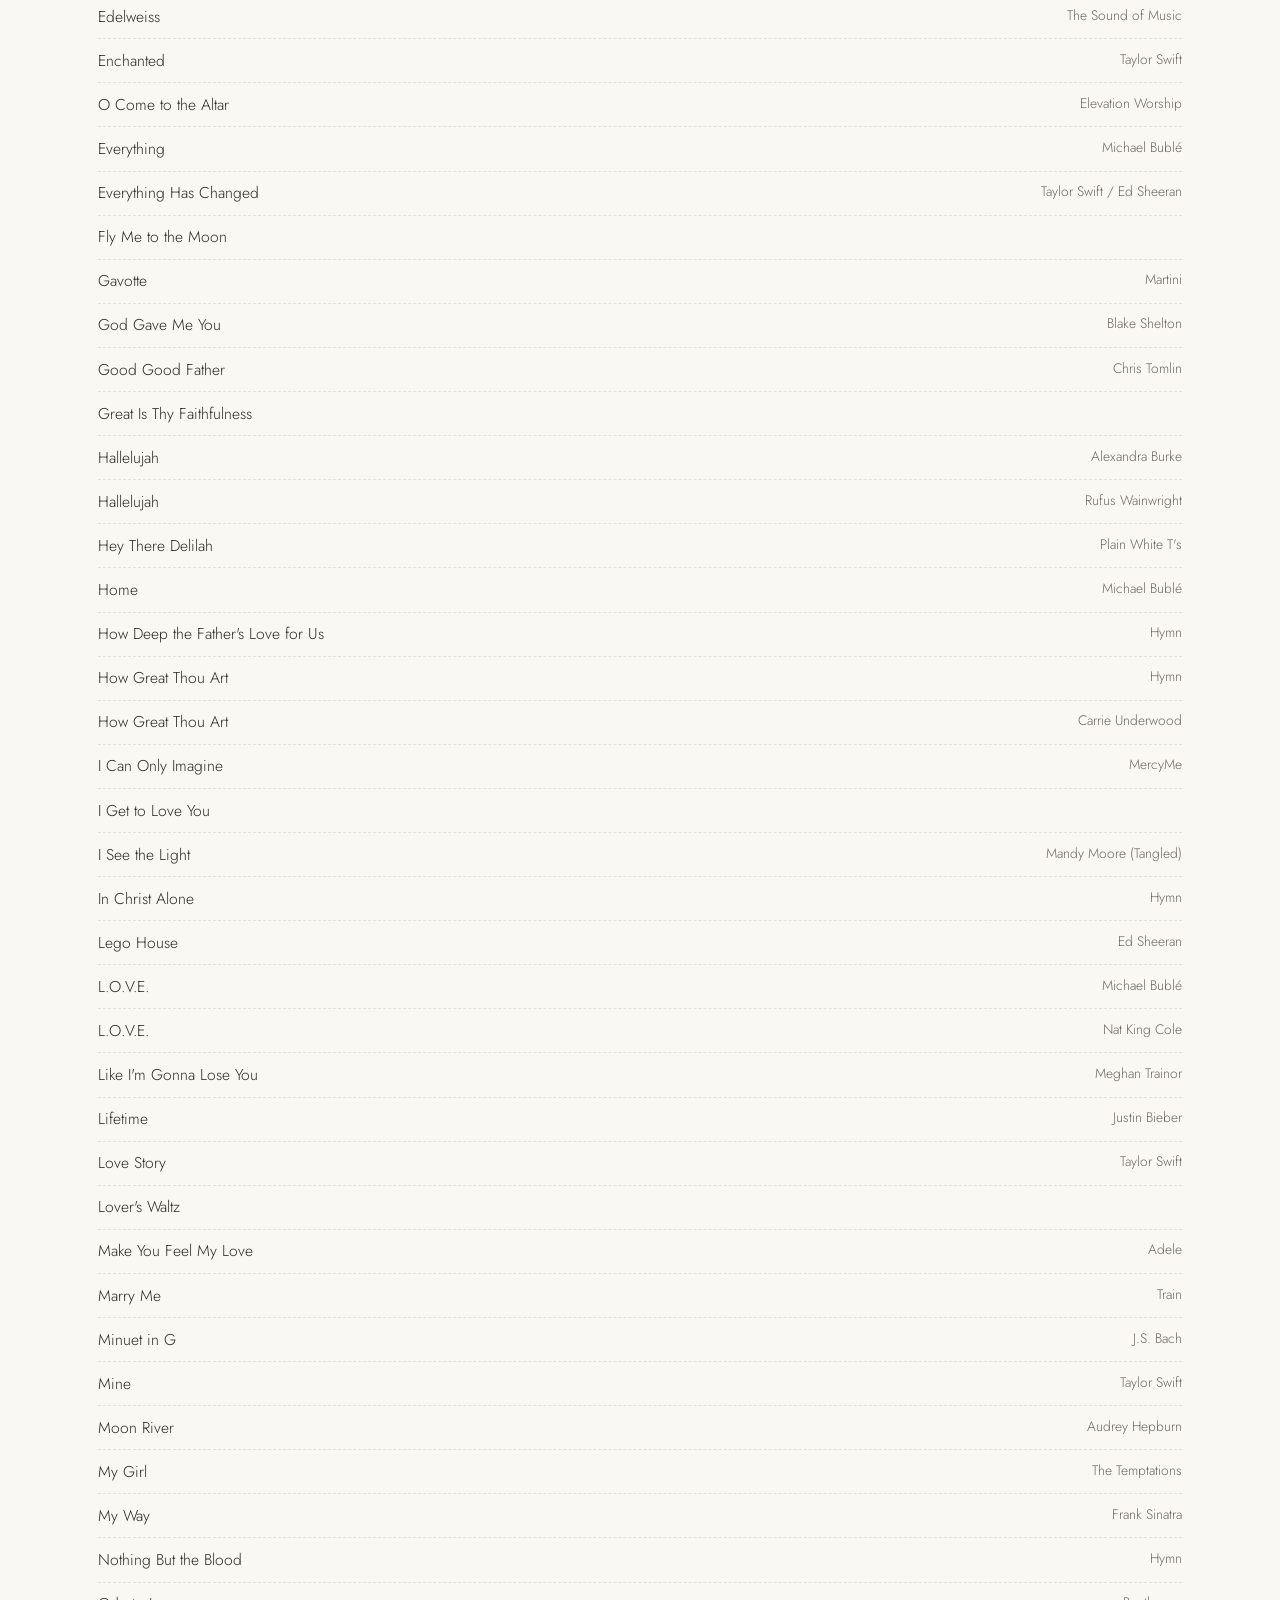
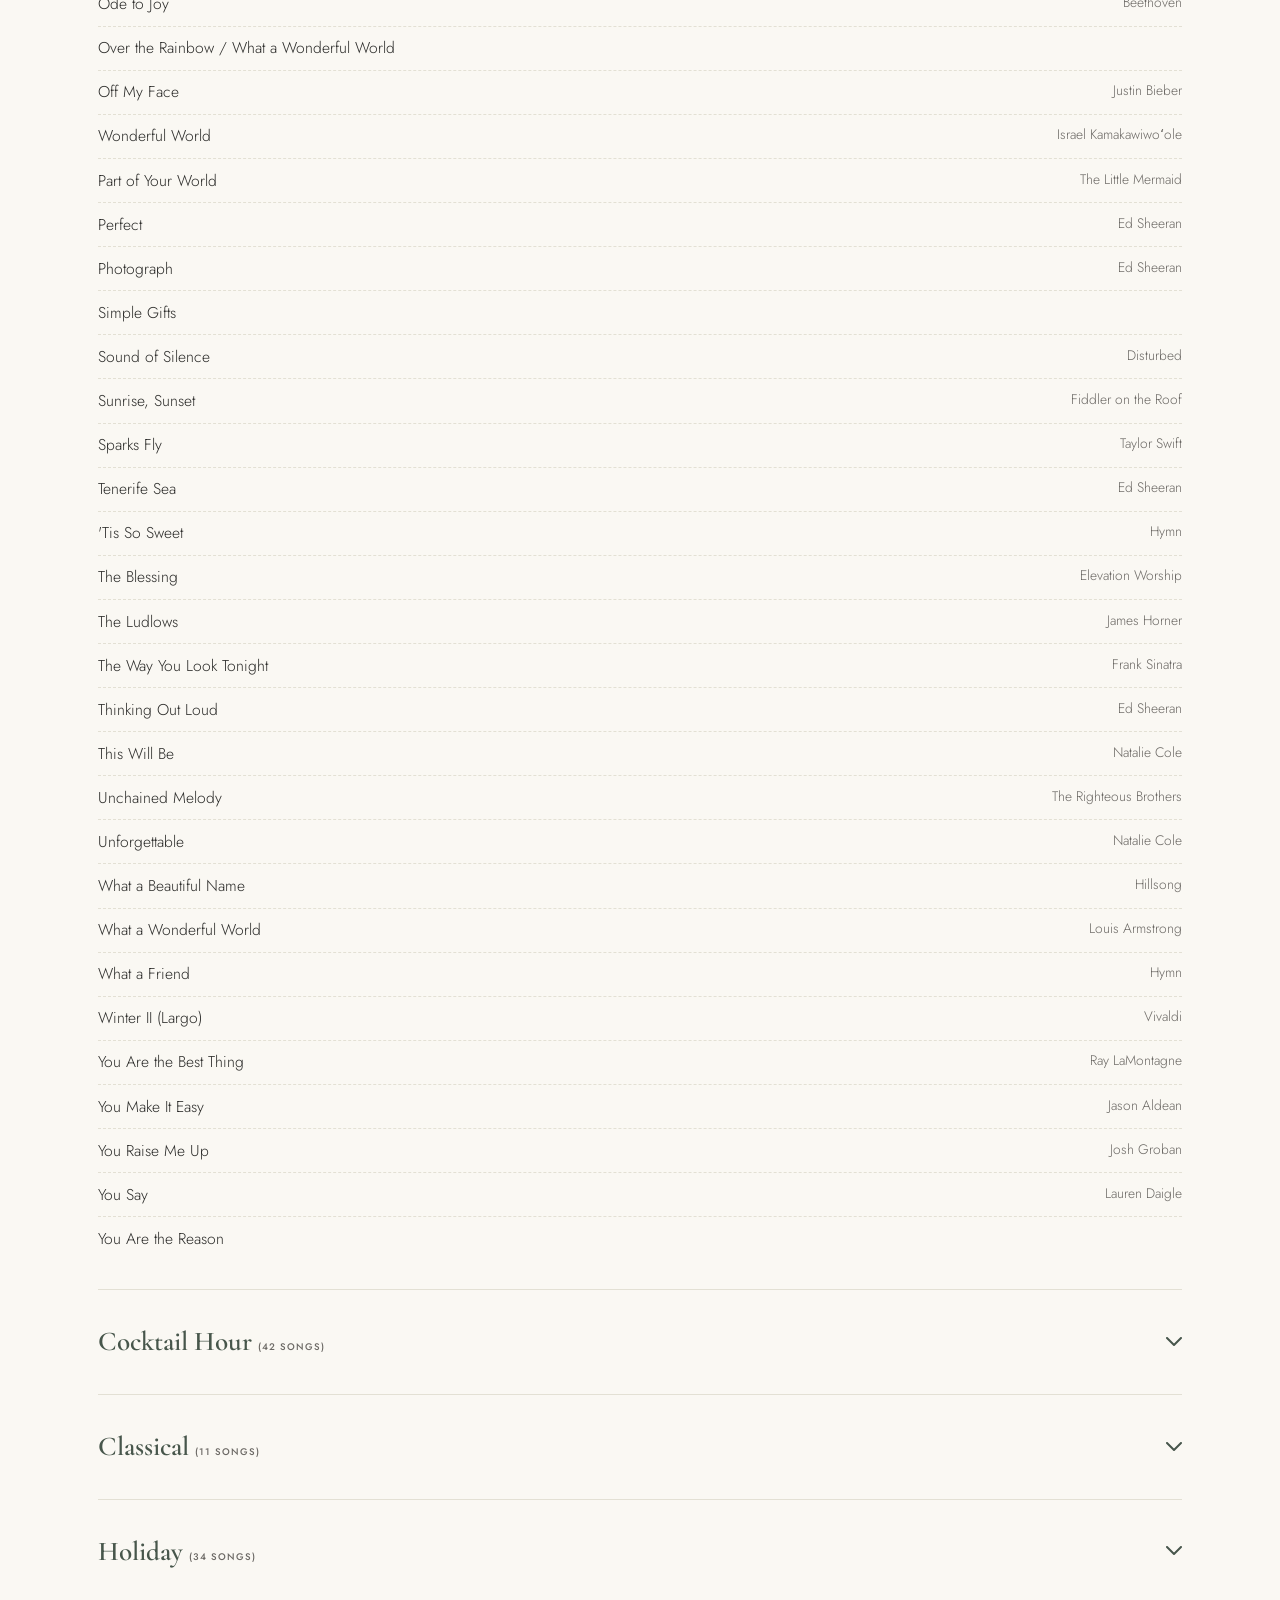
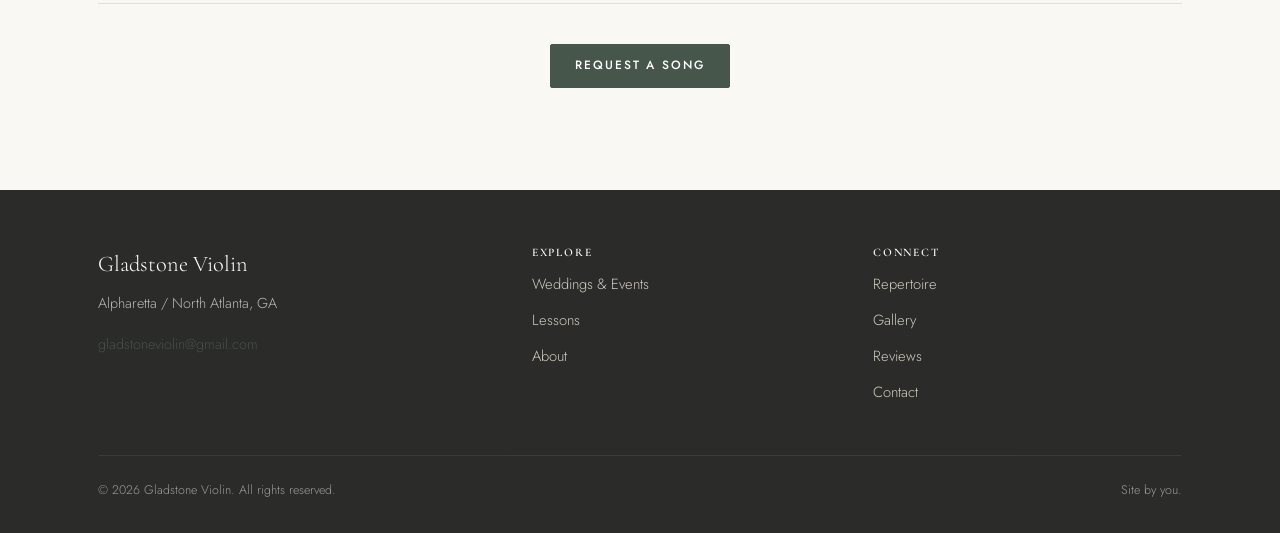
<file: pages/repertoire.html>
<!DOCTYPE html>
<html lang="en">
<head>
<meta charset="UTF-8">
<meta name="viewport" content="width=device-width, initial-scale=1.0">
<title>Repertoire | Gladstone Violin</title>
<meta name="description" content="Faith Gladstone's full violin repertoire for ceremonies, cocktail hour, classical, and holiday sets.">
<link rel="preconnect" href="https://fonts.googleapis.com">
<link rel="stylesheet" href="../css/style.css">
</head>
<body>
<a class="skip-link" href="#main">Skip to content</a>

<header class="site-header is-static">
  <div class="container header-inner">
    <a class="site-brand" href="../index.html">Gladstone Violin<span>Faith Gladstone, Violinist</span></a>
    <button class="nav-toggle" aria-label="Toggle menu" aria-expanded="false">
      <svg width="26" height="20" viewBox="0 0 26 20" fill="none" aria-hidden="true">
        <path d="M0 1H26" stroke="currentColor" stroke-width="2"/>
        <path d="M0 10H26" stroke="currentColor" stroke-width="2"/>
        <path d="M0 19H26" stroke="currentColor" stroke-width="2"/>
      </svg>
    </button>
    <nav class="main-nav" aria-label="Primary">
      <ul>
        <li><a href="../index.html">Home</a></li>
        <li><a href="weddings-events.html">Weddings &amp; Events</a></li>
        <li><a href="lessons.html">Lessons</a></li>
        <li><a href="about.html">About</a></li>
        <li><a href="repertoire.html" aria-current="page">Repertoire</a></li>
        <li><a href="gallery.html">Gallery</a></li>
        <li><a href="reviews.html">Reviews</a></li>
        <li><a href="contact.html">Contact</a></li>
      </ul>
    </nav>
  </div>
  <div class="nav-scrim"></div>
</header>

<main id="main">

  <section style="padding-bottom: 0;">
    <div class="container section-intro">
      <span class="eyebrow-label">Repertoire</span>
      <h1>The music I play.</h1>
      <p>Browse by category below — click a heading to expand it. Every event is different, so consider this a starting point: let me know what you love, and we'll build a set list together.</p>
    </div>
  </section>

  <section>
    <div class="container">

      <div class="repertoire-cat">
        <h2 class="accordion-heading">
          <button class="accordion-toggle" aria-expanded="false" aria-controls="panel-ceremony" id="acc-ceremony">
            <span>Ceremony <span style="font-family: var(--font-body); font-size: 0.6rem; letter-spacing: 0.1em; text-transform: uppercase; color: var(--color-text-soft); font-weight: 500;">(87 songs)</span></span>
            <svg class="chevron" width="16" height="10" viewBox="0 0 16 10" fill="none" aria-hidden="true"><path d="M1 1L8 8L15 1" stroke="currentColor" stroke-width="2" stroke-linecap="round" stroke-linejoin="round"/></svg>
          </button>
        </h2>
        <div class="accordion-panel" id="panel-ceremony" role="region" aria-labelledby="acc-ceremony" hidden>
          <ul class="repertoire-list">
          <li><span>10,000 Reasons</span><span class="r-artist">Matt Redman</span></li>
          <li><span>A Thousand Years</span><span class="r-artist">Christina Perri</span></li>
          <li><span>A Whole New World</span><span class="r-artist">Aladdin</span></li>
          <li><span>Amazing Grace</span><span class="r-artist">&nbsp;</span></li>
          <li><span>A Million Dreams</span><span class="r-artist">The Greatest Showman</span></li>
          <li><span>Annie's Song</span><span class="r-artist">John Denver</span></li>
          <li><span>Anyone</span><span class="r-artist">Justin Bieber</span></li>
          <li><span>As the Deer</span><span class="r-artist">&nbsp;</span></li>
          <li><span>At the Cross</span><span class="r-artist">Chris Tomlin</span></li>
          <li><span>Ave Maria (Prelude in C)</span><span class="r-artist">&nbsp;</span></li>
          <li><span>Be Thou My Vision</span><span class="r-artist">&nbsp;</span></li>
          <li><span>Build My Life</span><span class="r-artist">Pat Barrett</span></li>
          <li><span>Can You Feel the Love Tonight</span><span class="r-artist">&nbsp;</span></li>
          <li><span>Can't Help Falling in Love</span><span class="r-artist">Haley Reinhart</span></li>
          <li><span>Can't Help Falling in Love</span><span class="r-artist">Kina Grannis</span></li>
          <li><span>Canon in D</span><span class="r-artist">Pachelbel</span></li>
          <li><span>Chapel of Love</span><span class="r-artist">The Dixie Cups</span></li>
          <li><span>Crazy Love</span><span class="r-artist">Michael Bublé</span></li>
          <li><span>Come Thou Fount</span><span class="r-artist">Hymn</span></li>
          <li><span>Danny Boy</span><span class="r-artist">&nbsp;</span></li>
          <li><span>Dream</span><span class="r-artist">Priscilla Ahn</span></li>
          <li><span>Dream a Little Dream of Me</span><span class="r-artist">Doris Day</span></li>
          <li><span>Edelweiss</span><span class="r-artist">The Sound of Music</span></li>
          <li><span>Enchanted</span><span class="r-artist">Taylor Swift</span></li>
          <li><span>O Come to the Altar</span><span class="r-artist">Elevation Worship</span></li>
          <li><span>Everything</span><span class="r-artist">Michael Bublé</span></li>
          <li><span>Everything Has Changed</span><span class="r-artist">Taylor Swift / Ed Sheeran</span></li>
          <li><span>Fly Me to the Moon</span><span class="r-artist">&nbsp;</span></li>
          <li><span>Gavotte</span><span class="r-artist">Martini</span></li>
          <li><span>God Gave Me You</span><span class="r-artist">Blake Shelton</span></li>
          <li><span>Good Good Father</span><span class="r-artist">Chris Tomlin</span></li>
          <li><span>Great Is Thy Faithfulness</span><span class="r-artist">&nbsp;</span></li>
          <li><span>Hallelujah</span><span class="r-artist">Alexandra Burke</span></li>
          <li><span>Hallelujah</span><span class="r-artist">Rufus Wainwright</span></li>
          <li><span>Hey There Delilah</span><span class="r-artist">Plain White T's</span></li>
          <li><span>Home</span><span class="r-artist">Michael Bublé</span></li>
          <li><span>How Deep the Father's Love for Us</span><span class="r-artist">Hymn</span></li>
          <li><span>How Great Thou Art</span><span class="r-artist">Hymn</span></li>
          <li><span>How Great Thou Art</span><span class="r-artist">Carrie Underwood</span></li>
          <li><span>I Can Only Imagine</span><span class="r-artist">MercyMe</span></li>
          <li><span>I Get to Love You</span><span class="r-artist">&nbsp;</span></li>
          <li><span>I See the Light</span><span class="r-artist">Mandy Moore (Tangled)</span></li>
          <li><span>In Christ Alone</span><span class="r-artist">Hymn</span></li>
          <li><span>Lego House</span><span class="r-artist">Ed Sheeran</span></li>
          <li><span>L.O.V.E.</span><span class="r-artist">Michael Bublé</span></li>
          <li><span>L.O.V.E.</span><span class="r-artist">Nat King Cole</span></li>
          <li><span>Like I'm Gonna Lose You</span><span class="r-artist">Meghan Trainor</span></li>
          <li><span>Lifetime</span><span class="r-artist">Justin Bieber</span></li>
          <li><span>Love Story</span><span class="r-artist">Taylor Swift</span></li>
          <li><span>Lover's Waltz</span><span class="r-artist">&nbsp;</span></li>
          <li><span>Make You Feel My Love</span><span class="r-artist">Adele</span></li>
          <li><span>Marry Me</span><span class="r-artist">Train</span></li>
          <li><span>Minuet in G</span><span class="r-artist">J.S. Bach</span></li>
          <li><span>Mine</span><span class="r-artist">Taylor Swift</span></li>
          <li><span>Moon River</span><span class="r-artist">Audrey Hepburn</span></li>
          <li><span>My Girl</span><span class="r-artist">The Temptations</span></li>
          <li><span>My Way</span><span class="r-artist">Frank Sinatra</span></li>
          <li><span>Nothing But the Blood</span><span class="r-artist">Hymn</span></li>
          <li><span>Ode to Joy</span><span class="r-artist">Beethoven</span></li>
          <li><span>Over the Rainbow / What a Wonderful World</span><span class="r-artist">&nbsp;</span></li>
          <li><span>Off My Face</span><span class="r-artist">Justin Bieber</span></li>
          <li><span>Wonderful World</span><span class="r-artist">Israel Kamakawiwoʻole</span></li>
          <li><span>Part of Your World</span><span class="r-artist">The Little Mermaid</span></li>
          <li><span>Perfect</span><span class="r-artist">Ed Sheeran</span></li>
          <li><span>Photograph</span><span class="r-artist">Ed Sheeran</span></li>
          <li><span>Simple Gifts</span><span class="r-artist">&nbsp;</span></li>
          <li><span>Sound of Silence</span><span class="r-artist">Disturbed</span></li>
          <li><span>Sunrise, Sunset</span><span class="r-artist">Fiddler on the Roof</span></li>
          <li><span>Sparks Fly</span><span class="r-artist">Taylor Swift</span></li>
          <li><span>Tenerife Sea</span><span class="r-artist">Ed Sheeran</span></li>
          <li><span>'Tis So Sweet</span><span class="r-artist">Hymn</span></li>
          <li><span>The Blessing</span><span class="r-artist">Elevation Worship</span></li>
          <li><span>The Ludlows</span><span class="r-artist">James Horner</span></li>
          <li><span>The Way You Look Tonight</span><span class="r-artist">Frank Sinatra</span></li>
          <li><span>Thinking Out Loud</span><span class="r-artist">Ed Sheeran</span></li>
          <li><span>This Will Be</span><span class="r-artist">Natalie Cole</span></li>
          <li><span>Unchained Melody</span><span class="r-artist">The Righteous Brothers</span></li>
          <li><span>Unforgettable</span><span class="r-artist">Natalie Cole</span></li>
          <li><span>What a Beautiful Name</span><span class="r-artist">Hillsong</span></li>
          <li><span>What a Wonderful World</span><span class="r-artist">Louis Armstrong</span></li>
          <li><span>What a Friend</span><span class="r-artist">Hymn</span></li>
          <li><span>Winter II (Largo)</span><span class="r-artist">Vivaldi</span></li>
          <li><span>You Are the Best Thing</span><span class="r-artist">Ray LaMontagne</span></li>
          <li><span>You Make It Easy</span><span class="r-artist">Jason Aldean</span></li>
          <li><span>You Raise Me Up</span><span class="r-artist">Josh Groban</span></li>
          <li><span>You Say</span><span class="r-artist">Lauren Daigle</span></li>
          <li><span>You Are the Reason</span><span class="r-artist">&nbsp;</span></li>
          </ul>
        </div>
      </div>

      <div class="repertoire-cat">
        <h2 class="accordion-heading">
          <button class="accordion-toggle" aria-expanded="false" aria-controls="panel-cocktail-hour" id="acc-cocktail-hour">
            <span>Cocktail Hour <span style="font-family: var(--font-body); font-size: 0.6rem; letter-spacing: 0.1em; text-transform: uppercase; color: var(--color-text-soft); font-weight: 500;">(42 songs)</span></span>
            <svg class="chevron" width="16" height="10" viewBox="0 0 16 10" fill="none" aria-hidden="true"><path d="M1 1L8 8L15 1" stroke="currentColor" stroke-width="2" stroke-linecap="round" stroke-linejoin="round"/></svg>
          </button>
        </h2>
        <div class="accordion-panel" id="panel-cocktail-hour" role="region" aria-labelledby="acc-cocktail-hour" hidden>
          <ul class="repertoire-list">
          <li><span>A Whole New World</span><span class="r-artist">Aladdin</span></li>
          <li><span>A Million Dreams</span><span class="r-artist">The Greatest Showman</span></li>
          <li><span>Anyone</span><span class="r-artist">Justin Bieber</span></li>
          <li><span>Chapel of Love</span><span class="r-artist">The Dixie Cups</span></li>
          <li><span>Crazy Love</span><span class="r-artist">Michael Bublé</span></li>
          <li><span>Don't Stop Believin'</span><span class="r-artist">Journey</span></li>
          <li><span>Dream a Little Dream of Me</span><span class="r-artist">Doris Day</span></li>
          <li><span>Edelweiss</span><span class="r-artist">The Sound of Music</span></li>
          <li><span>Enchanted</span><span class="r-artist">Taylor Swift</span></li>
          <li><span>Everything</span><span class="r-artist">Michael Bublé</span></li>
          <li><span>Everything Has Changed</span><span class="r-artist">Taylor Swift / Ed Sheeran</span></li>
          <li><span>Feelin' Good</span><span class="r-artist">Michael Bublé</span></li>
          <li><span>Fly Me to the Moon</span><span class="r-artist">Frank Sinatra</span></li>
          <li><span>Holy</span><span class="r-artist">Justin Bieber</span></li>
          <li><span>I Gotta Feeling</span><span class="r-artist">Black Eyed Peas</span></li>
          <li><span>I Won't Give Up</span><span class="r-artist">Jason Mraz</span></li>
          <li><span>I'm Yours</span><span class="r-artist">Jason Mraz</span></li>
          <li><span>Isn't She Lovely</span><span class="r-artist">Stevie Wonder</span></li>
          <li><span>Just the Way You Are</span><span class="r-artist">Bruno Mars</span></li>
          <li><span>Lego House</span><span class="r-artist">Ed Sheeran</span></li>
          <li><span>Love Story</span><span class="r-artist">Taylor Swift</span></li>
          <li><span>Marry Me</span><span class="r-artist">Train</span></li>
          <li><span>My Girl</span><span class="r-artist">The Temptations</span></li>
          <li><span>My Way</span><span class="r-artist">Frank Sinatra</span></li>
          <li><span>Over the Rainbow / What a Wonderful World</span><span class="r-artist">&nbsp;</span></li>
          <li><span>Our Song</span><span class="r-artist">Taylor Swift</span></li>
          <li><span>Off My Face</span><span class="r-artist">Justin Bieber</span></li>
          <li><span>Wonderful World</span><span class="r-artist">Israel Kamakawiwoʻole</span></li>
          <li><span>Part of Your World</span><span class="r-artist">The Little Mermaid</span></li>
          <li><span>Perfect</span><span class="r-artist">Ed Sheeran</span></li>
          <li><span>Photograph</span><span class="r-artist">Ed Sheeran</span></li>
          <li><span>Rewrite the Stars</span><span class="r-artist">The Greatest Showman</span></li>
          <li><span>Sparks Fly</span><span class="r-artist">Taylor Swift</span></li>
          <li><span>Take Me Home, Country Roads</span><span class="r-artist">John Denver</span></li>
          <li><span>Tenerife Sea</span><span class="r-artist">Ed Sheeran</span></li>
          <li><span>The Way You Look Tonight</span><span class="r-artist">Frank Sinatra</span></li>
          <li><span>Thinking Out Loud</span><span class="r-artist">Ed Sheeran</span></li>
          <li><span>This Will Be</span><span class="r-artist">Natalie Cole</span></li>
          <li><span>Unchained Melody</span><span class="r-artist">The Righteous Brothers</span></li>
          <li><span>What a Wonderful World</span><span class="r-artist">Louis Armstrong</span></li>
          <li><span>You Are the Best Thing</span><span class="r-artist">Ray LaMontagne</span></li>
          <li><span>You Make It Easy</span><span class="r-artist">Jason Aldean</span></li>
          </ul>
        </div>
      </div>

      <div class="repertoire-cat">
        <h2 class="accordion-heading">
          <button class="accordion-toggle" aria-expanded="false" aria-controls="panel-classical" id="acc-classical">
            <span>Classical <span style="font-family: var(--font-body); font-size: 0.6rem; letter-spacing: 0.1em; text-transform: uppercase; color: var(--color-text-soft); font-weight: 500;">(11 songs)</span></span>
            <svg class="chevron" width="16" height="10" viewBox="0 0 16 10" fill="none" aria-hidden="true"><path d="M1 1L8 8L15 1" stroke="currentColor" stroke-width="2" stroke-linecap="round" stroke-linejoin="round"/></svg>
          </button>
        </h2>
        <div class="accordion-panel" id="panel-classical" role="region" aria-labelledby="acc-classical" hidden>
          <ul class="repertoire-list">
          <li><span>Ave Maria (Prelude in C)</span><span class="r-artist">&nbsp;</span></li>
          <li><span>Canon in D</span><span class="r-artist">Pachelbel</span></li>
          <li><span>Edelweiss</span><span class="r-artist">The Sound of Music</span></li>
          <li><span>Ode to Joy</span><span class="r-artist">Beethoven</span></li>
          <li><span>Lover's Waltz</span><span class="r-artist">&nbsp;</span></li>
          <li><span>Love Theme</span><span class="r-artist">Cinema Paradiso</span></li>
          <li><span>Minuet in G</span><span class="r-artist">J.S. Bach</span></li>
          <li><span>The Ludlows</span><span class="r-artist">James Horner</span></li>
          <li><span>Winter II (Largo)</span><span class="r-artist">Vivaldi</span></li>
          <li><span>Simple Gifts</span><span class="r-artist">&nbsp;</span></li>
          <li><span>Bach Partita in D minor</span><span class="r-artist">1st &amp; 2nd movement</span></li>
          </ul>
        </div>
      </div>

      <div class="repertoire-cat">
        <h2 class="accordion-heading">
          <button class="accordion-toggle" aria-expanded="false" aria-controls="panel-holiday" id="acc-holiday">
            <span>Holiday <span style="font-family: var(--font-body); font-size: 0.6rem; letter-spacing: 0.1em; text-transform: uppercase; color: var(--color-text-soft); font-weight: 500;">(34 songs)</span></span>
            <svg class="chevron" width="16" height="10" viewBox="0 0 16 10" fill="none" aria-hidden="true"><path d="M1 1L8 8L15 1" stroke="currentColor" stroke-width="2" stroke-linecap="round" stroke-linejoin="round"/></svg>
          </button>
        </h2>
        <div class="accordion-panel" id="panel-holiday" role="region" aria-labelledby="acc-holiday" hidden>
          <ul class="repertoire-list">
          <li><span>Angels We Have Heard on High</span><span class="r-artist">&nbsp;</span></li>
          <li><span>Away in a Manger</span><span class="r-artist">&nbsp;</span></li>
          <li><span>All I Want for Christmas Is You</span><span class="r-artist">&nbsp;</span></li>
          <li><span>Blue Christmas</span><span class="r-artist">&nbsp;</span></li>
          <li><span>Dance of the Sugar Plum Fairy</span><span class="r-artist">&nbsp;</span></li>
          <li><span>Deck the Hall</span><span class="r-artist">&nbsp;</span></li>
          <li><span>Christmas (Baby Please Come Home)</span><span class="r-artist">&nbsp;</span></li>
          <li><span>Carol of the Bells</span><span class="r-artist">&nbsp;</span></li>
          <li><span>God Rest Ye Merry Gentlemen</span><span class="r-artist">&nbsp;</span></li>
          <li><span>Hark! The Herald Angels Sing</span><span class="r-artist">&nbsp;</span></li>
          <li><span>Have Yourself a Merry Little Christmas</span><span class="r-artist">&nbsp;</span></li>
          <li><span>Happy Holidays</span><span class="r-artist">&nbsp;</span></li>
          <li><span>I'll Be Home for Christmas</span><span class="r-artist">&nbsp;</span></li>
          <li><span>It's the Most Wonderful Time of the Year</span><span class="r-artist">&nbsp;</span></li>
          <li><span>It's Beginning to Look a Lot Like Christmas</span><span class="r-artist">&nbsp;</span></li>
          <li><span>Jesu, Joy of Man's Desiring</span><span class="r-artist">&nbsp;</span></li>
          <li><span>Jingle Bells</span><span class="r-artist">&nbsp;</span></li>
          <li><span>Joy to the World</span><span class="r-artist">&nbsp;</span></li>
          <li><span>O Christmas Tree</span><span class="r-artist">&nbsp;</span></li>
          <li><span>O Come, All Ye Faithful</span><span class="r-artist">&nbsp;</span></li>
          <li><span>O Come, O Come, Emmanuel</span><span class="r-artist">&nbsp;</span></li>
          <li><span>O Holy Night</span><span class="r-artist">&nbsp;</span></li>
          <li><span>O Little Town of Bethlehem</span><span class="r-artist">&nbsp;</span></li>
          <li><span>Rockin' Around the Christmas Tree</span><span class="r-artist">&nbsp;</span></li>
          <li><span>Santa Claus Is Comin' to Town</span><span class="r-artist">&nbsp;</span></li>
          <li><span>Silent Night</span><span class="r-artist">&nbsp;</span></li>
          <li><span>Sleigh Ride</span><span class="r-artist">&nbsp;</span></li>
          <li><span>Silver Bells</span><span class="r-artist">&nbsp;</span></li>
          <li><span>The Christmas Song</span><span class="r-artist">&nbsp;</span></li>
          <li><span>The First Noel</span><span class="r-artist">&nbsp;</span></li>
          <li><span>This Christmas</span><span class="r-artist">&nbsp;</span></li>
          <li><span>White Christmas</span><span class="r-artist">&nbsp;</span></li>
          <li><span>Winter Wonderland</span><span class="r-artist">&nbsp;</span></li>
          <li><span>Let It Snow!</span><span class="r-artist">&nbsp;</span></li>
          </ul>
        </div>
      </div>

      <div class="btn-row" style="justify-content:center; margin-top: 2.5rem;">
        <a class="btn btn-primary" href="contact.html">Request a Song</a>
      </div>

    </div>
  </section>

</main>

<footer class="site-footer">
  <div class="container">
    <div class="footer-inner">
      <div>
        <p class="footer-brand">Gladstone Violin</p>
        <p class="footer-location">Alpharetta / North Atlanta, GA</p>
        <p class="footer-location"><a href="mailto:gladstoneviolin@gmail.com">gladstoneviolin@gmail.com</a></p>
      </div>
      <div class="footer-col">
        <h4>Explore</h4>
        <ul>
          <li><a href="weddings-events.html">Weddings &amp; Events</a></li>
          <li><a href="lessons.html">Lessons</a></li>
          <li><a href="about.html">About</a></li>
        </ul>
      </div>
      <div class="footer-col">
        <h4>Connect</h4>
        <ul>
          <li><a href="repertoire.html">Repertoire</a></li>
          <li><a href="gallery.html">Gallery</a></li>
          <li><a href="reviews.html">Reviews</a></li>
          <li><a href="contact.html">Contact</a></li>
        </ul>
      </div>
    </div>
    <div class="footer-bottom">
      <span>&copy; <span id="year"></span> Gladstone Violin. All rights reserved.</span>
      <span>Site by you.</span>
    </div>
  </div>
</footer>

<script src="../js/main.js"></script>
<script>document.getElementById('year').textContent = new Date().getFullYear();</script>
</body>
</html>
</file>
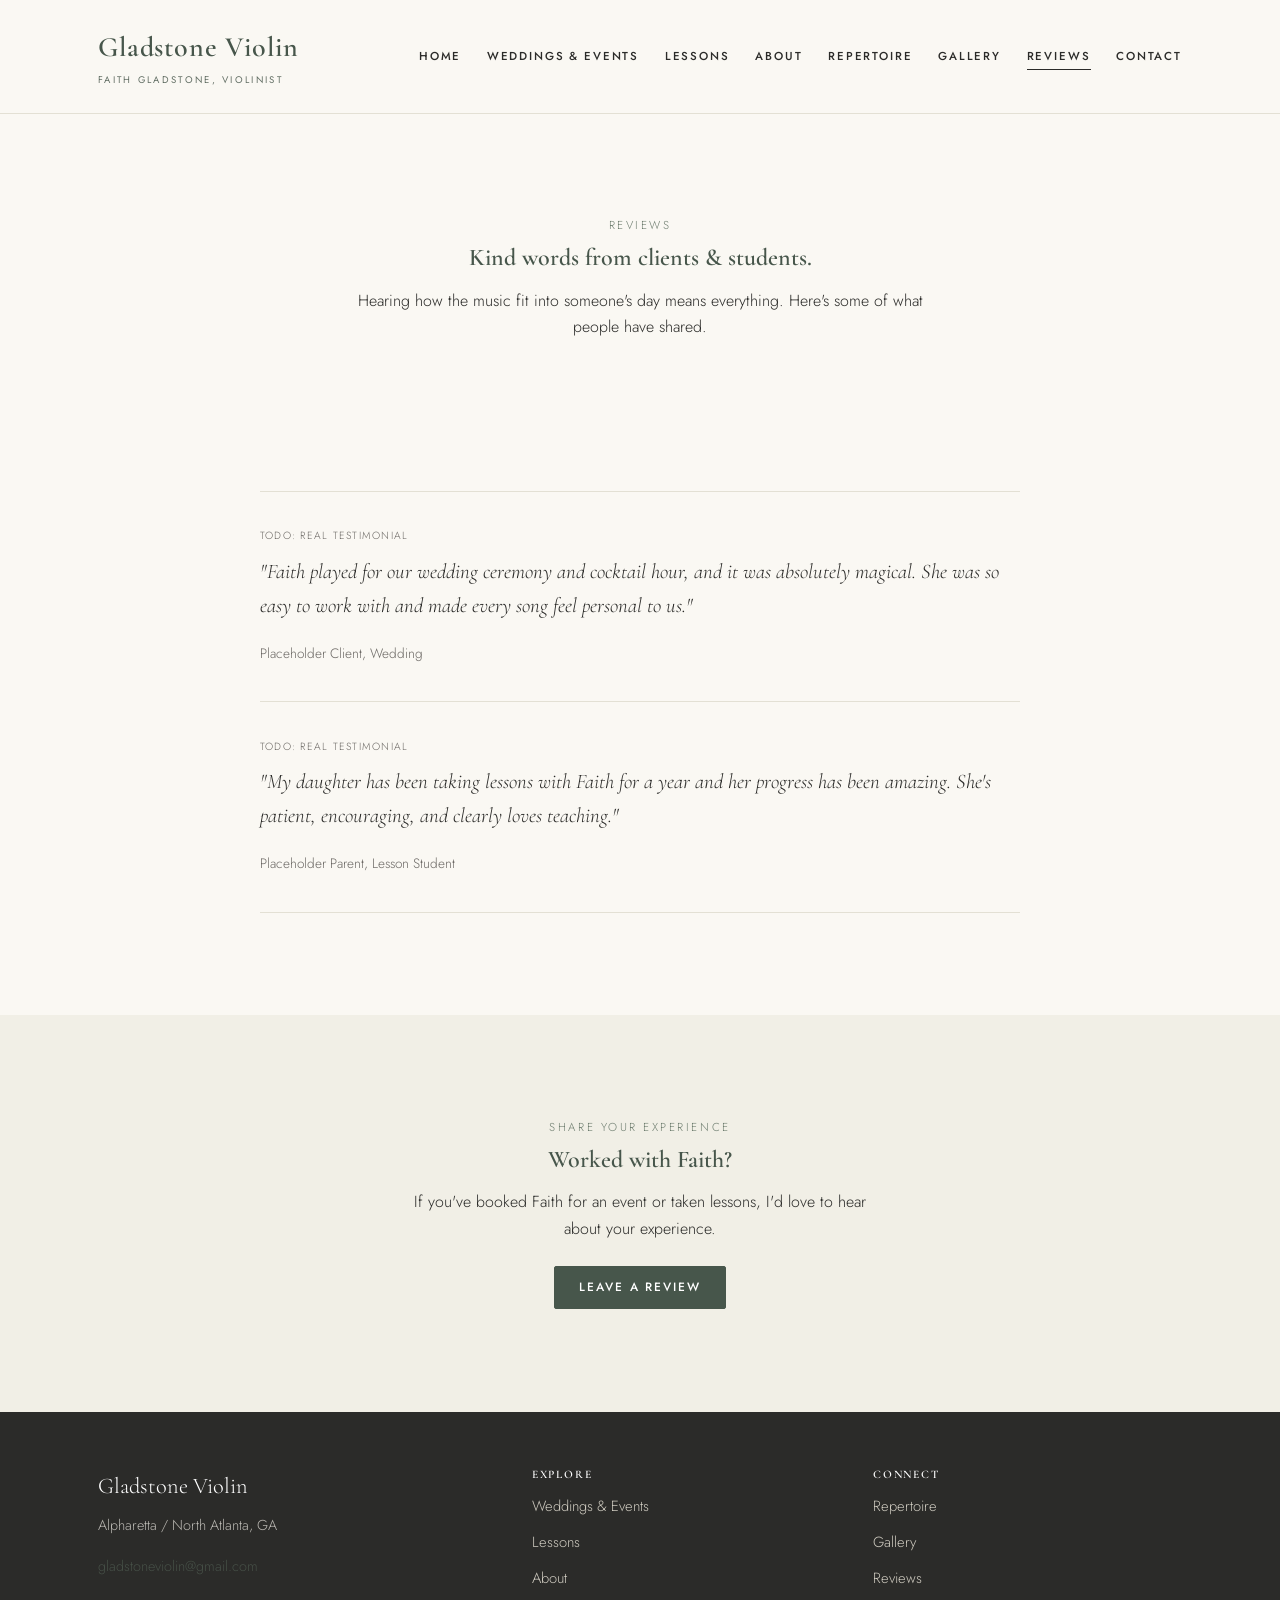
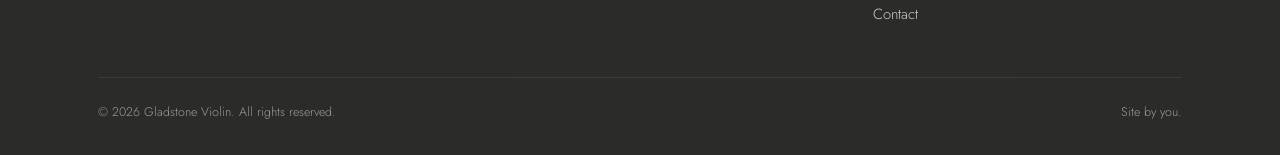
<file: pages/reviews.html>
<!DOCTYPE html>
<html lang="en">
<head>
<meta charset="UTF-8">
<meta name="viewport" content="width=device-width, initial-scale=1.0">
<title>Reviews | Gladstone Violin</title>
<meta name="description" content="What clients and students say about Faith Gladstone, violinist for weddings and events and violin teacher in Alpharetta and North Atlanta, Georgia.">
<link rel="preconnect" href="https://fonts.googleapis.com">
<link rel="stylesheet" href="../css/style.css">
</head>
<body>
<a class="skip-link" href="#main">Skip to content</a>

<header class="site-header is-static">
  <div class="container header-inner">
    <a class="site-brand" href="../index.html">Gladstone Violin<span>Faith Gladstone, Violinist</span></a>
    <button class="nav-toggle" aria-label="Toggle menu" aria-expanded="false">
      <svg width="26" height="20" viewBox="0 0 26 20" fill="none" aria-hidden="true">
        <path d="M0 1H26" stroke="currentColor" stroke-width="2"/>
        <path d="M0 10H26" stroke="currentColor" stroke-width="2"/>
        <path d="M0 19H26" stroke="currentColor" stroke-width="2"/>
      </svg>
    </button>
    <nav class="main-nav" aria-label="Primary">
      <ul>
        <li><a href="../index.html">Home</a></li>
        <li><a href="weddings-events.html">Weddings &amp; Events</a></li>
        <li><a href="lessons.html">Lessons</a></li>
        <li><a href="about.html">About</a></li>
        <li><a href="repertoire.html">Repertoire</a></li>
        <li><a href="gallery.html">Gallery</a></li>
        <li><a href="reviews.html" aria-current="page">Reviews</a></li>
        <li><a href="contact.html">Contact</a></li>
      </ul>
    </nav>
  </div>
  <div class="nav-scrim"></div>
</header>

<main id="main">

  <section style="padding-bottom: 0;">
    <div class="container section-intro center">
      <span class="eyebrow-label">Reviews</span>
      <h1>Kind words from clients &amp; students.</h1>
      <p>Hearing how the music fit into someone's day means everything. Here's some of what people have shared.</p>
    </div>
  </section>

  <section>
    <div class="container">
      <div class="testimonial-list">
        <div class="testimonial">
          <span class="placeholder-flag">TODO: real testimonial</span>
          <blockquote>"Faith played for our wedding ceremony and cocktail hour, and it was absolutely magical. She was so easy to work with and made every song feel personal to us."</blockquote>
          <cite>Placeholder Client, Wedding</cite>
        </div>
        <div class="testimonial">
          <span class="placeholder-flag">TODO: real testimonial</span>
          <blockquote>"My daughter has been taking lessons with Faith for a year and her progress has been amazing. She's patient, encouraging, and clearly loves teaching."</blockquote>
          <cite>Placeholder Parent, Lesson Student</cite>
        </div>
      </div>
    </div>
  </section>

  <section class="section-alt">
    <div class="container text-center" id="leave-a-review">
      <span class="eyebrow-label">Share Your Experience</span>
      <h2>Worked with Faith?</h2>
      <p style="max-width:52ch; margin: 0 auto 1.5em;">If you've booked Faith for an event or taken lessons, I'd love to hear about your experience.</p>
      <div class="btn-row" style="justify-content:center;">
        <!-- TODO: replace with real review link (Google, The Knot, etc.) -->
        <a class="btn btn-primary" href="#" rel="noopener">Leave a Review</a>
      </div>
    </div>
  </section>

</main>

<footer class="site-footer">
  <div class="container">
    <div class="footer-inner">
      <div>
        <p class="footer-brand">Gladstone Violin</p>
        <p class="footer-location">Alpharetta / North Atlanta, GA</p>
        <p class="footer-location"><a href="mailto:gladstoneviolin@gmail.com">gladstoneviolin@gmail.com</a></p>
      </div>
      <div class="footer-col">
        <h4>Explore</h4>
        <ul>
          <li><a href="weddings-events.html">Weddings &amp; Events</a></li>
          <li><a href="lessons.html">Lessons</a></li>
          <li><a href="about.html">About</a></li>
        </ul>
      </div>
      <div class="footer-col">
        <h4>Connect</h4>
        <ul>
          <li><a href="repertoire.html">Repertoire</a></li>
          <li><a href="gallery.html">Gallery</a></li>
          <li><a href="reviews.html">Reviews</a></li>
          <li><a href="contact.html">Contact</a></li>
        </ul>
      </div>
    </div>
    <div class="footer-bottom">
      <span>&copy; <span id="year"></span> Gladstone Violin. All rights reserved.</span>
      <span>Site by you.</span>
    </div>
  </div>
</footer>

<script src="../js/main.js"></script>
<script>document.getElementById('year').textContent = new Date().getFullYear();</script>
</body>
</html>
</file>
<file: css/style.css>
/* ===========================================================
   Faith Gladstone — Violinist
   Shared stylesheet
   =========================================================== */

@import url('https://fonts.googleapis.com/css2?family=Cormorant+Garamond:ital,wght@0,400;0,500;0,600;0,700;1,400&family=Jost:wght@300;400;500;600&display=swap');

:root {
  --color-bg: #FAF8F3;          /* soft warm ivory */
  --color-bg-alt: #F1EFE6;      /* slightly deeper ivory for alt sections */
  --color-card: #FFFFFF;        /* form field backgrounds */
  --color-heading: #47564B;     /* elegant deep sage green — headings, logo, buttons */
  --color-heading-dark: #37443B;/* darker sage — button hover / strong emphasis */
  --color-text: #2B2B29;        /* deep charcoal — body text */
  --color-text-soft: #6b6864;
  --color-accent: #6E7D6F;      /* restrained muted sage — links, small details, hover */
  --color-accent-dark: #4F5C51; /* deeper muted sage — link hover */
  --color-border: #E3E0D4;
  --color-overlay: rgba(28, 30, 26, 0.5);

  --font-display: 'Cormorant Garamond', Georgia, serif;
  --font-body: 'Jost', 'Helvetica Neue', Arial, sans-serif;

  --max-width: 1180px;
  --gutter: clamp(1.25rem, 4vw, 3rem);
}

/* -------------------- Reset -------------------- */
*, *::before, *::after { box-sizing: border-box; }
html { scroll-behavior: smooth; }
body {
  margin: 0;
  background: var(--color-bg);
  color: var(--color-text);
  font-family: var(--font-body);
  font-weight: 300;
  line-height: 1.65;
  -webkit-font-smoothing: antialiased;
}
img { max-width: 100%; display: block; }
a { color: var(--color-accent-dark); text-decoration: none; }
a:hover, a:focus-visible { color: var(--color-accent); }
h1, h2, h3, h4 {
  font-family: var(--font-display);
  font-weight: 600;
  line-height: 1.2;
  margin: 0 0 0.6em;
  color: var(--color-heading);
}
p { margin: 0 0 1.2em; }
ul { margin: 0; padding: 0; }
button { font-family: inherit; }

:focus-visible {
  outline: 2px solid var(--color-accent-dark);
  outline-offset: 3px;
}

.skip-link {
  position: absolute;
  left: -999px;
  top: 0;
  background: var(--color-text);
  color: #fff;
  padding: 0.8em 1.2em;
  z-index: 200;
}
.skip-link:focus {
  left: 1rem;
  top: 1rem;
}

.container {
  max-width: var(--max-width);
  margin: 0 auto;
  padding: 0 var(--gutter);
}

/* -------------------- Header / Nav -------------------- */
.site-header {
  position: absolute;
  top: 0;
  left: 0;
  right: 0;
  z-index: 100;
  padding: 1.5rem 0;
}
.site-header.is-static {
  position: static;
  background: var(--color-bg);
  border-bottom: 1px solid var(--color-border);
}
.header-inner {
  display: flex;
  align-items: center;
  justify-content: space-between;
  gap: 1rem;
}
.site-brand {
  font-family: var(--font-display);
  font-weight: 600;
  font-size: clamp(1.25rem, 2.4vw, 1.75rem);
  letter-spacing: 0.03em;
  color: var(--header-text, var(--color-heading));
}
.site-brand span {
  display: block;
  font-family: var(--font-body);
  font-size: 0.6rem;
  font-weight: 400;
  letter-spacing: 0.24em;
  text-transform: uppercase;
  color: var(--header-text, var(--color-text-soft));
  opacity: 0.85;
  margin-top: 0.3em;
}
.site-header.is-static .site-brand,
.site-header.is-static .site-brand span { color: var(--color-heading); }
.site-header:not(.is-static) .site-brand,
.site-header:not(.is-static) .site-brand span {
  color: #fff;
}

.nav-toggle {
  display: none;
  background: none;
  border: none;
  cursor: pointer;
  padding: 0.5rem;
  color: inherit;
}
.nav-toggle svg { display: block; }

.main-nav ul {
  display: flex;
  list-style: none;
  gap: clamp(1rem, 2vw, 2rem);
  flex-wrap: wrap;
}
.main-nav a {
  display: inline-block;
  font-size: 0.72rem;
  letter-spacing: 0.16em;
  text-transform: uppercase;
  font-weight: 500;
  color: #fff;
  padding-bottom: 3px;
  border-bottom: 1px solid transparent;
  touch-action: manipulation;
  pointer-events: auto;
}
.site-header.is-static .main-nav a { color: var(--color-text); }
.site-header.is-static .nav-toggle { color: var(--color-text); }
.site-header:not(.is-static) .nav-toggle { color: #fff; }
.main-nav a:hover,
.main-nav a:focus-visible,
.main-nav a[aria-current="page"] {
  border-bottom-color: currentColor;
}

@media (max-width: 780px) {
  .nav-toggle { display: block; }
  .main-nav {
    position: fixed;
    inset: 0 0 0 auto;
    width: min(78vw, 320px);
    background: var(--color-text);
    padding: 5.5rem 2rem 2rem;
    transform: translateX(100%);
    transition: transform 0.35s ease;
    z-index: 95;
    overflow-y: auto;
    pointer-events: auto;
    -webkit-overflow-scrolling: touch;
  }
  .main-nav.is-open { transform: translateX(0); }
  .main-nav ul {
    flex-direction: column;
    gap: 1.5rem;
  }
  .main-nav a { color: #fff; }
  .nav-scrim {
    position: fixed;
    inset: 0;
    background: rgba(0,0,0,0.35);
    opacity: 0;
    pointer-events: none;
    transition: opacity 0.35s ease;
    z-index: 90;
  }
  .nav-scrim.is-open { opacity: 1; pointer-events: auto; }
}

/* -------------------- Hero -------------------- */
.hero {
  position: relative;
  min-height: 100vh;
  display: flex;
  align-items: flex-end;
  color: #fff;
  overflow: hidden;
}
.hero-media {
  position: absolute;
  inset: 0;
  z-index: -1;
}
.hero-media img {
  width: 100%;
  height: 100%;
  object-fit: cover;
  object-position: center 25%;
}
.hero-media::after {
  content: "";
  position: absolute;
  inset: 0;
  background: linear-gradient(180deg, rgba(15,15,13,0.55) 0%, rgba(15,15,13,0.25) 35%, rgba(15,15,13,0.65) 100%);
}
.hero-content {
  padding: clamp(3rem, 10vh, 6rem) 0 clamp(3rem, 8vh, 5rem);
  max-width: 780px;
}
.hero-content .eyebrow {
  font-size: 0.75rem;
  letter-spacing: 0.28em;
  text-transform: uppercase;
  opacity: 0.9;
  margin-bottom: 1rem;
}
.hero-content h1 {
  color: #fff;
  font-size: clamp(2.2rem, 5.5vw, 3.6rem);
  margin-bottom: 0.5em;
}
.hero-content p {
  font-size: clamp(1rem, 1.6vw, 1.2rem);
  max-width: 46ch;
  opacity: 0.95;
}
.hero-content.center {
  text-align: center;
  margin-inline: auto;
}
.hero-content.center .btn-row { justify-content: center; }

/* smaller page hero (non-home pages) */
.page-hero {
  position: relative;
  min-height: 46vh;
  display: flex;
  align-items: flex-end;
  color: #fff;
  overflow: hidden;
  margin-bottom: 0;
}
.page-hero .hero-content { padding: clamp(6rem, 14vh, 8rem) 0 clamp(2.5rem, 6vh, 3.5rem); }
.page-hero .hero-content h1 { font-size: clamp(2rem, 4.5vw, 3rem); }

/* focal-point modifier: for portrait photos in a wide/short hero band,
   anchors the crop lower so the subject's face/torso stays in frame
   instead of the empty space above them */
.hero-media.focus-lower img { object-position: center 42%; }

/* -------------------- Buttons -------------------- */
.btn {
  display: inline-block;
  padding: 0.9em 2em;
  border: 1px solid currentColor;
  border-radius: 2px;
  font-size: 0.75rem;
  letter-spacing: 0.16em;
  text-transform: uppercase;
  font-weight: 500;
  transition: background 0.25s ease, color 0.25s ease;
}
.btn-primary {
  background: var(--color-heading);
  border-color: var(--color-heading);
  color: #fff;
}
.btn-primary:hover, .btn-primary:focus-visible {
  background: var(--color-heading-dark);
  border-color: var(--color-heading-dark);
  color: #fff;
}
.btn-light {
  background: var(--color-heading);
  color: #fff;
  border-color: var(--color-heading);
}
.btn-light:hover, .btn-light:focus-visible {
  background: var(--color-heading-dark);
  border-color: var(--color-heading-dark);
  color: #fff;
}
.btn-outline {
  color: var(--color-text);
  border-color: var(--color-text);
}
.btn-outline:hover, .btn-outline:focus-visible {
  background: var(--color-text);
  color: #fff;
}
.btn-row { display: flex; gap: 1rem; flex-wrap: wrap; }

/* -------------------- Sections -------------------- */
section { padding: clamp(3.5rem, 8vw, 6.5rem) 0; }
.section-alt { background: var(--color-bg-alt); }
.section-intro {
  max-width: 680px;
  margin: 0 0 3rem;
}
.section-intro.center { margin-inline: auto; text-align: center; }
.eyebrow-label {
  display: block;
  font-size: 0.72rem;
  letter-spacing: 0.22em;
  text-transform: uppercase;
  color: var(--color-accent);
  margin-bottom: 0.8em;
}

/* -------------------- Welcome / two-path (home) -------------------- */
.two-paths {
  display: grid;
  grid-template-columns: 1fr 1fr;
  gap: 1.5rem;
}
.path-card {
  position: relative;
  aspect-ratio: 4 / 5;
  border-radius: 4px;
  overflow: hidden;
  color: #fff;
  display: flex;
  align-items: flex-end;
  background: var(--color-text);
}
.path-card img {
  position: absolute;
  inset: 0;
  width: 100%;
  height: 100%;
  object-fit: cover;
}
.path-card::after {
  content: "";
  position: absolute;
  inset: 0;
  background: linear-gradient(180deg, rgba(20,20,18,0.05) 40%, rgba(20,20,18,0.75) 100%);
}
.path-card-body {
  position: relative;
  z-index: 1;
  padding: 1.75rem;
}
.path-card h3 { color: #fff; margin-bottom: 0.3em; }
.path-card p { font-size: 0.9rem; opacity: 0.9; margin-bottom: 1em; }
.path-card a {
  color: #fff;
  font-size: 0.72rem;
  letter-spacing: 0.14em;
  text-transform: uppercase;
  border-bottom: 1px solid rgba(255,255,255,0.6);
}
@media (max-width: 680px) {
  .two-paths { grid-template-columns: 1fr; }
}

/* -------------------- Split layout (image + text) -------------------- */
.split {
  display: grid;
  grid-template-columns: 1fr 1fr;
  gap: clamp(2rem, 5vw, 4rem);
  align-items: center;
}
.split.reverse .split-media { order: 2; }
.split.reverse .split-text { order: 1; }
@media (max-width: 800px) {
  .split { grid-template-columns: 1fr; }
  .split.reverse .split-media,
  .split.reverse .split-text { order: initial; }
}
.split-media img {
  width: 100%;
  border-radius: 4px;
}
.ar-4-5 { aspect-ratio: 4 / 5; overflow: hidden; border-radius: 4px; }
.ar-4-5 img { width: 100%; height: 100%; object-fit: cover; }
.ar-3-2 { aspect-ratio: 3 / 2; overflow: hidden; border-radius: 4px; }
.ar-3-2 img { width: 100%; height: 100%; object-fit: cover; }
.ar-1-1 { aspect-ratio: 1 / 1; overflow: hidden; border-radius: 4px; }
.ar-1-1 img { width: 100%; height: 100%; object-fit: cover; }

/* -------------------- Photo pair (weddings) -------------------- */
.photo-pair {
  display: grid;
  grid-template-columns: 1fr 1fr;
  gap: 1.5rem;
}
@media (max-width: 680px) {
  .photo-pair { grid-template-columns: 1fr; }
}

/* -------------------- Video embed (weddings — "From the Field") -------------------- */
.video-frame {
  aspect-ratio: 9 / 16;
  overflow: hidden;
  border-radius: 4px;
  background: var(--color-bg-alt);
}
.video-frame video {
  width: 100%;
  height: 100%;
  object-fit: cover;
  display: block;
}
.video-frame.placeholder {
  aspect-ratio: 16 / 9;
  border: 1px dashed var(--color-border);
  display: flex;
  align-items: center;
  justify-content: center;
  flex-direction: column;
  gap: 0.6rem;
  color: var(--color-text-soft);
  text-align: center;
  padding: 1.5rem;
}
.video-frame.placeholder .embed-icon { font-size: 1.8rem; }
.video-frame.placeholder small { font-size: 0.75rem; letter-spacing: 0.04em; }

/* -------------------- Info columns / pricing (no boxes — open text) -------------------- */
.card-grid {
  display: grid;
  grid-template-columns: repeat(3, 1fr);
  gap: 2.5rem;
}
@media (max-width: 900px) { .card-grid { grid-template-columns: 1fr 1fr; } }
@media (max-width: 560px) { .card-grid { grid-template-columns: 1fr; } }

.info-card h3 { font-size: 1.2rem; }

/* -------------------- Pricing (wedding packages) -------------------- */
.pricing-grid {
  display: grid;
  grid-template-columns: repeat(2, 1fr);
  gap: 2.5rem 3rem;
}
@media (max-width: 700px) { .pricing-grid { grid-template-columns: 1fr; } }
.pricing-card h3 { font-size: 1.4rem; margin-bottom: 0.2em; }
.pricing-card .price {
  font-family: var(--font-display);
  font-size: 2.2rem;
  font-weight: 600;
  color: var(--color-heading);
  margin-bottom: 0.6em;
}
.pricing-card p { color: var(--color-text-soft); }

/* -------------------- Repertoire (accordion) -------------------- */
.repertoire-cat {
  border-bottom: 1px solid var(--color-border);
}
.repertoire-cat:first-child { border-top: 1px solid var(--color-border); }
.accordion-heading { margin: 0; }
.accordion-toggle {
  width: 100%;
  display: flex;
  align-items: center;
  justify-content: space-between;
  gap: 1rem;
  background: none;
  border: none;
  padding: 1.3em 0;
  cursor: pointer;
  text-align: left;
  font-family: var(--font-display);
  font-size: clamp(1.3rem, 2.4vw, 1.7rem);
  font-weight: 600;
  color: var(--color-heading);
}
.accordion-toggle:hover, .accordion-toggle:focus-visible { color: var(--color-accent-dark); }
.accordion-toggle .chevron {
  flex-shrink: 0;
  color: var(--color-heading);
  transition: transform 0.3s ease;
}
.accordion-toggle[aria-expanded="true"] .chevron { transform: rotate(180deg); }
.accordion-panel { overflow: hidden; }
.accordion-panel[hidden] { display: none; }
.accordion-panel .repertoire-list { padding: 0.2em 0 1.8em; }
.repertoire-list { list-style: none; }
.repertoire-list li {
  display: flex;
  justify-content: space-between;
  gap: 1rem;
  padding: 0.55em 0;
  border-bottom: 1px dashed var(--color-border);
  font-size: 0.98rem;
}
.repertoire-list li:last-child { border-bottom: none; }
.repertoire-list .r-composer,
.repertoire-list .r-artist {
  color: var(--color-text-soft);
  font-size: 0.88em;
  white-space: nowrap;
}

/* -------------------- Gallery grid -------------------- */
.gallery-grid {
  display: grid;
  grid-template-columns: repeat(4, 1fr);
  gap: 1rem;
}
.gallery-grid .g-item {
  aspect-ratio: 4/5;
  overflow: hidden;
  border-radius: 4px;
  background: var(--color-bg-alt);
}
.gallery-grid .g-item img { width: 100%; height: 100%; object-fit: cover; transition: transform 0.4s ease; }
.gallery-grid .g-item:hover img { transform: scale(1.04); }
.gallery-grid .g-item.tall { grid-row: span 2; aspect-ratio: 4/10.4; }
@media (max-width: 900px) { .gallery-grid { grid-template-columns: repeat(3, 1fr); } }
@media (max-width: 620px) {
  .gallery-grid { grid-template-columns: repeat(2, 1fr); }
  .gallery-grid .g-item.tall { grid-row: span 1; aspect-ratio: 4/5; }
}

.media-embed-row {
  display: grid;
  grid-template-columns: 1fr 1fr;
  gap: 1.5rem;
}
@media (max-width: 700px) { .media-embed-row { grid-template-columns: 1fr; } }
.media-embed {
  aspect-ratio: 16/9;
  background: var(--color-bg-alt);
  border: 1px dashed var(--color-border);
  border-radius: 4px;
  display: flex;
  align-items: center;
  justify-content: center;
  flex-direction: column;
  gap: 0.6rem;
  color: var(--color-text-soft);
  text-align: center;
  padding: 1.5rem;
}
.media-embed .embed-icon { font-size: 1.8rem; }
.media-embed small { font-size: 0.75rem; letter-spacing: 0.04em; }

/* -------------------- Testimonials (reviews — open text, no boxes) -------------------- */
.testimonial-list { max-width: 760px; margin: 0 auto; }
.testimonial {
  padding: 2.2rem 0;
  border-bottom: 1px solid var(--color-border);
}
.testimonial:first-child { border-top: 1px solid var(--color-border); }
.testimonial .placeholder-flag {
  display: block;
  font-size: 0.65rem;
  letter-spacing: 0.12em;
  text-transform: uppercase;
  color: var(--color-text-soft);
  margin-bottom: 1em;
}
.testimonial blockquote {
  margin: 0 0 0.8em;
  font-family: var(--font-display);
  font-style: italic;
  font-size: 1.3rem;
  color: var(--color-text);
}
.testimonial cite {
  font-style: normal;
  font-size: 0.85rem;
  color: var(--color-text-soft);
}

/* -------------------- Forms -------------------- */
.contact-layout {
  display: grid;
  grid-template-columns: 1.1fr 0.9fr;
  gap: clamp(2rem, 5vw, 4rem);
}
@media (max-width: 800px) { .contact-layout { grid-template-columns: 1fr; } }

.form-field { margin-bottom: 1.4rem; }
.form-field label {
  display: block;
  font-size: 0.78rem;
  letter-spacing: 0.08em;
  text-transform: uppercase;
  color: var(--color-text-soft);
  margin-bottom: 0.5em;
}
.form-field input,
.form-field select,
.form-field textarea {
  width: 100%;
  font-family: var(--font-body);
  font-size: 1rem;
  padding: 0.75em 0.9em;
  border: 1px solid var(--color-border);
  border-radius: 3px;
  background: var(--color-card);
  color: var(--color-text);
}
.form-field input:focus,
.form-field select:focus,
.form-field textarea:focus {
  outline: none;
  border-color: var(--color-accent-dark);
}
.form-field textarea { resize: vertical; min-height: 130px; }
.form-note { font-size: 0.82rem; color: var(--color-text-soft); margin-top: 1rem; }

.contact-aside .info-card { margin-bottom: 2rem; }
.contact-aside h3 { font-size: 1.05rem; }

/* -------------------- Footer -------------------- */
.site-footer {
  background: var(--color-text);
  color: #eae7e0;
  padding: 3.5rem 0 2rem;
}
.footer-inner {
  display: grid;
  grid-template-columns: 1.3fr 1fr 1fr;
  gap: 2rem;
  margin-bottom: 2.5rem;
}
@media (max-width: 700px) {
  .footer-inner { grid-template-columns: 1fr; gap: 2rem; }
}
.footer-brand { font-family: var(--font-display); font-size: 1.4rem; color: #fff; margin-bottom: 0.4em; }
.footer-location { font-size: 0.9rem; opacity: 0.75; }
.footer-col h4 {
  color: #fff;
  font-size: 0.72rem;
  letter-spacing: 0.16em;
  text-transform: uppercase;
  margin-bottom: 1em;
}
.footer-col ul { list-style: none; }
.footer-col li { margin-bottom: 0.6em; }
.footer-col a { color: #cfcbc0; font-size: 0.92rem; }
.footer-col a:hover, .footer-col a:focus-visible { color: #fff; }
.footer-bottom {
  border-top: 1px solid rgba(255,255,255,0.12);
  padding-top: 1.5rem;
  font-size: 0.78rem;
  opacity: 0.6;
  display: flex;
  justify-content: space-between;
  flex-wrap: wrap;
  gap: 0.5rem;
}

/* -------------------- Utility -------------------- */
.text-center { text-align: center; }
.mt-lg { margin-top: 3rem; }
</file>
